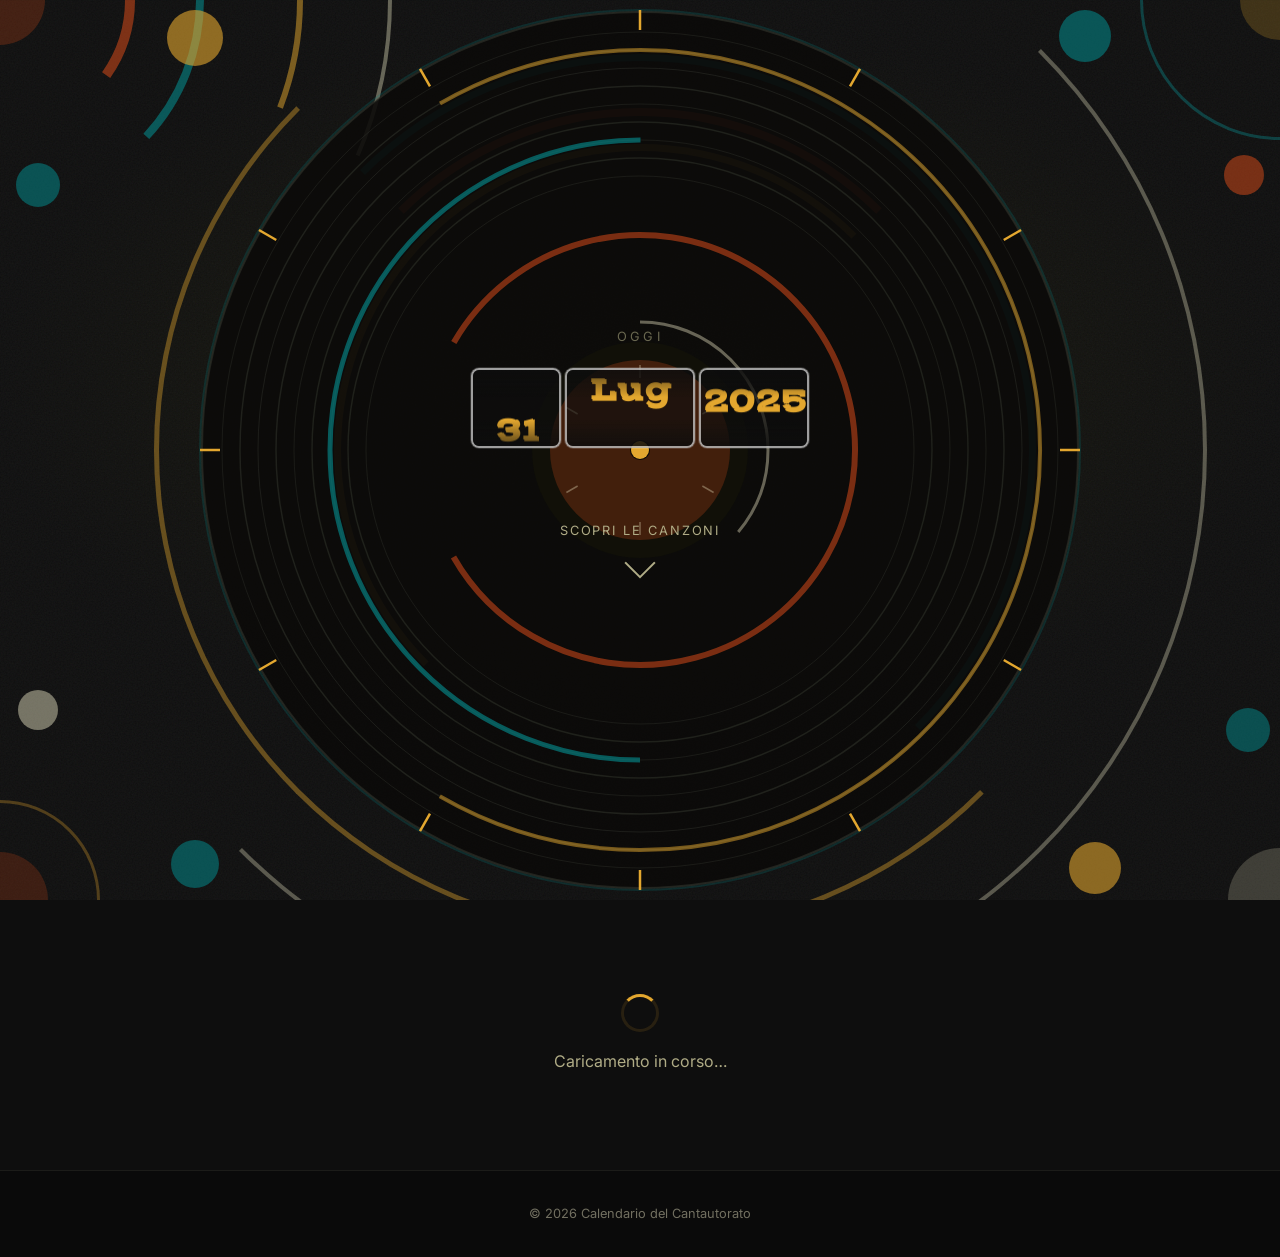
<file: index.html>
<!DOCTYPE html>
<html lang="it">
<head>
  <meta charset="UTF-8">
  <meta name="viewport" content="width=device-width, initial-scale=1.0">
  <title>Calendario del Cantautorato</title>
  <link rel="preconnect" href="https://fonts.googleapis.com">
  <link rel="preconnect" href="https://fonts.gstatic.com" crossorigin>
  <link href="https://fonts.googleapis.com/css2?family=Playfair+Display:ital,wght@0,400;0,700;0,900;1,400&family=Inter:wght@300;400;500;600&display=swap" rel="stylesheet">
  <link rel="stylesheet" href="style.css">
  <link rel="stylesheet" id="seasonal-theme" href="">
  <script>
    (function () {
      var d = new Date(), m = d.getMonth() + 1, g = d.getDate(), s;
      if ((m===3&&g>=20)||m===4||m===5||(m===6&&g<=20))       s = 'primavera';
      else if ((m===6&&g>=21)||m===7||m===8||(m===9&&g<=22))  s = 'estate';
      else if ((m===9&&g>=23)||m===10||m===11||(m===12&&g<=20)) s = 'autunno';
      else                                                      s = 'inverno';
      document.getElementById('seasonal-theme').href = 'theme-' + s + '.css';
    })();
  </script>
</head>
<body>

  <!-- HEADER (appare dopo l'hero) -->
  <header class="site-header" id="site-header" aria-hidden="true">
    <div class="header-inner">
      <a href="index.html" class="header-logo">Calendario del Cantautorato</a>
      <nav class="header-nav" aria-label="Navigazione principale">
        <a href="index.html" class="nav-link nav-link--active">Home</a>
        <a href="visualizzazioni.html" class="nav-link">Visualizzazioni</a>
        <a href="about.html" class="nav-link">Progetto</a>
      </nav>
      <span class="header-date" id="header-date"></span>
    </div>
  </header>

  <!-- HERO: roulette della data -->
  <section class="hero" id="hero">
    <div class="hero-noise" aria-hidden="true"></div>

    <!-- Orbite e angoli di sfondo — dietro al disco -->
    <div class="hero-bg-orbits" aria-hidden="true">

      <!-- Anelli orbitanti con arco parziale -->
      <div class="hbo hbo--1"></div>
      <div class="hbo hbo--2"></div>
      <div class="hbo hbo--3"></div>
      <div class="hbo hbo--4"></div>
      <div class="hbo hbo--5"></div>
      <div class="hbo hbo--6"></div>

      <!-- Angolo in alto a sinistra -->
      <svg class="hcorner hcorner--tl" viewBox="0 0 500 500" xmlns="http://www.w3.org/2000/svg">
        <g class="hcw hcw--a"><circle cx="0" cy="0" r="200" fill="none" stroke="var(--teal)"       stroke-width="8"  stroke-dasharray="150 1100" opacity=".6"/></g>
        <g class="hcw hcw--b"><circle cx="0" cy="0" r="300" fill="none" stroke="var(--mustard)"    stroke-width="6"  stroke-dasharray="110 1780" opacity=".5"/></g>
        <g class="hcw hcw--c"><circle cx="0" cy="0" r="130" fill="none" stroke="var(--orange-red)" stroke-width="10" stroke-dasharray="80  810"  opacity=".55"/></g>
        <g class="hcw hcw--d"><circle cx="0" cy="0" r="390" fill="none" stroke="var(--cream)"      stroke-width="4"  stroke-dasharray="160 2250" opacity=".38"/></g>
        <g class="hcw-tl" style="animation:sd-spin 26s linear infinite reverse">
          <circle cx="195" cy="38"  r="28" fill="var(--mustard)"    fill-opacity=".6"/></g>
        <g class="hcw-tl" style="animation:sd-spin 19s linear infinite">
          <circle cx="38"  cy="185" r="22" fill="var(--teal)"       fill-opacity=".55"/></g>
        <circle cx="0" cy="0" r="45" fill="var(--orange-red)" fill-opacity=".25"/>
      </svg>

      <!-- Angolo in alto a destra -->
      <svg class="hcorner hcorner--tr" viewBox="0 0 500 500" xmlns="http://www.w3.org/2000/svg">
        <g class="hcw hcw--c"><circle cx="500" cy="0" r="220" fill="none" stroke="var(--mustard)"    stroke-width="7"  stroke-dasharray="120 1270" opacity=".55"/></g>
        <g class="hcw hcw--a"><circle cx="500" cy="0" r="320" fill="none" stroke="var(--teal)"       stroke-width="5"  stroke-dasharray="130 1950" opacity=".48"/></g>
        <g class="hcw hcw--d"><circle cx="500" cy="0" r="145" fill="none" stroke="var(--orange-red)" stroke-width="10" stroke-dasharray="70  910"  opacity=".55"/></g>
        <g class="hcw hcw--b"><circle cx="500" cy="0" r="410" fill="none" stroke="var(--cream)"      stroke-width="4"  stroke-dasharray="140 2470" opacity=".36"/></g>
        <g class="hcw-tr" style="animation:sd-spin 22s linear infinite">
          <circle cx="305" cy="36"  r="26" fill="var(--teal)"       fill-opacity=".58"/></g>
        <g class="hcw-tr" style="animation:sd-spin 31s linear infinite reverse">
          <circle cx="464" cy="175" r="20" fill="var(--orange-red)" fill-opacity=".52"/></g>
        <circle cx="500" cy="0" r="40" fill="var(--mustard)" fill-opacity=".22"/>
      </svg>

      <!-- Angolo in basso a sinistra -->
      <svg class="hcorner hcorner--bl" viewBox="0 0 500 500" xmlns="http://www.w3.org/2000/svg">
        <g class="hcw hcw--b"><circle cx="0" cy="500" r="240" fill="none" stroke="var(--orange-red)" stroke-width="7"  stroke-dasharray="140 1460" opacity=".52"/></g>
        <g class="hcw hcw--d"><circle cx="0" cy="500" r="155" fill="none" stroke="var(--cream)"      stroke-width="8"  stroke-dasharray="90  970"  opacity=".45"/></g>
        <g class="hcw hcw--a"><circle cx="0" cy="500" r="350" fill="none" stroke="var(--mustard)"    stroke-width="5"  stroke-dasharray="155 2150" opacity=".48"/></g>
        <g class="hcw hcw--c"><circle cx="0" cy="500" r="100" fill="none" stroke="var(--teal)"       stroke-width="10" stroke-dasharray="60  630"  opacity=".58"/></g>
        <g class="hcw-bl" style="animation:sd-spin 24s linear infinite">
          <circle cx="195" cy="464" r="24" fill="var(--teal)"       fill-opacity=".55"/></g>
        <g class="hcw-bl" style="animation:sd-spin 17s linear infinite reverse">
          <circle cx="38"  cy="310" r="20" fill="var(--cream)"      fill-opacity=".45"/></g>
        <circle cx="0" cy="500" r="48" fill="var(--orange-red)" fill-opacity=".22"/>
      </svg>

      <!-- Angolo in basso a destra -->
      <svg class="hcorner hcorner--br" viewBox="0 0 500 500" xmlns="http://www.w3.org/2000/svg">
        <g class="hcw hcw--d"><circle cx="500" cy="500" r="190" fill="none" stroke="var(--cream)"      stroke-width="7"  stroke-dasharray="110 1200" opacity=".44"/></g>
        <g class="hcw hcw--a"><circle cx="500" cy="500" r="280" fill="none" stroke="var(--orange-red)" stroke-width="5"  stroke-dasharray="130 1710" opacity=".52"/></g>
        <g class="hcw hcw--c"><circle cx="500" cy="500" r="120" fill="none" stroke="var(--mustard)"    stroke-width="10" stroke-dasharray="65  750"  opacity=".58"/></g>
        <g class="hcw hcw--b"><circle cx="500" cy="500" r="380" fill="none" stroke="var(--teal)"       stroke-width="4"  stroke-dasharray="170 2360" opacity=".4"/></g>
        <g class="hcw-br" style="animation:sd-spin 29s linear infinite reverse">
          <circle cx="315" cy="468" r="26" fill="var(--mustard)"    fill-opacity=".58"/></g>
        <g class="hcw-br" style="animation:sd-spin 21s linear infinite">
          <circle cx="468" cy="330" r="22" fill="var(--teal)"       fill-opacity=".52"/></g>
        <circle cx="500" cy="500" r="52" fill="var(--cream)" fill-opacity=".2"/>
      </svg>

    </div>

    <!-- Decorazione geometrica anni 70: archi SVG che si tracciano -->
    <svg class="hero-decor" viewBox="0 0 900 900" xmlns="http://www.w3.org/2000/svg" aria-hidden="true">

      <!-- DISCO VINILE — sta prima degli archi così appare sotto -->
      <g class="hdec-vinyl">
        <g class="hdec-vinyl-spin">
          <!-- corpo del disco: cerchio pieno scuro -->
          <circle cx="450" cy="450" r="438" fill="#0c0b09" fill-opacity=".9"/>
          <!-- bordo esterno -->
          <circle cx="450" cy="450" r="438" fill="none" stroke="var(--dark-olive)" stroke-width="2" opacity=".45"/>
          <!-- solchi (dal bordo verso il centro) -->
          <circle cx="450" cy="450" r="418" fill="none" stroke="var(--dark-olive)" stroke-width="1"   opacity=".3"/>
          <circle cx="450" cy="450" r="400" fill="none" stroke="var(--dark-olive)" stroke-width="1.5" opacity=".4"/>
          <circle cx="450" cy="450" r="382" fill="none" stroke="var(--dark-olive)" stroke-width="1"   opacity=".35"/>
          <circle cx="450" cy="450" r="364" fill="none" stroke="var(--dark-olive)" stroke-width="1.5" opacity=".4"/>
          <circle cx="450" cy="450" r="346" fill="none" stroke="var(--dark-olive)" stroke-width="1"   opacity=".3"/>
          <circle cx="450" cy="450" r="328" fill="none" stroke="var(--dark-olive)" stroke-width="1.5" opacity=".38"/>
          <circle cx="450" cy="450" r="310" fill="none" stroke="var(--dark-olive)" stroke-width="1"   opacity=".3"/>
          <circle cx="450" cy="450" r="292" fill="none" stroke="var(--dark-olive)" stroke-width="1.5" opacity=".38"/>
          <circle cx="450" cy="450" r="274" fill="none" stroke="var(--dark-olive)" stroke-width="1"   opacity=".3"/>
          <!-- zona liscia dell'etichetta -->
          <circle cx="450" cy="450" r="108" fill="#111109" fill-opacity=".95"/>
          <!-- buco centrale -->
          <circle cx="450" cy="450" r="10"  fill="#0c0b09"/>
        </g>
      </g>

      <!-- ARCHI — ruotano sopra il disco -->
      <!-- cerchio-guida esterno, sottilissimo -->
      <g class="hdec-arc-wrap hdec-arc-wrap--5">
        <circle cx="450" cy="450" r="440" class="hdec-arc hdec-arc--5"/>
      </g>
      <!-- arco grande mustard 240° -->
      <g class="hdec-arc-wrap hdec-arc-wrap--1">
        <circle cx="450" cy="450" r="400" class="hdec-arc hdec-arc--1" transform="rotate(-120, 450, 450)"/>
      </g>
      <!-- semicerchio teal 180° -->
      <g class="hdec-arc-wrap hdec-arc-wrap--2">
        <circle cx="450" cy="450" r="310" class="hdec-arc hdec-arc--2" transform="rotate(90, 450, 450)"/>
      </g>
      <!-- arco orange-red 300° -->
      <g class="hdec-arc-wrap hdec-arc-wrap--3">
        <circle cx="450" cy="450" r="215" class="hdec-arc hdec-arc--3" transform="rotate(-150, 450, 450)"/>
      </g>
      <!-- arco cream 130° piccolo -->
      <g class="hdec-arc-wrap hdec-arc-wrap--4">
        <circle cx="450" cy="450" r="128" class="hdec-arc hdec-arc--4" transform="rotate(-90, 450, 450)"/>
      </g>

      <!-- Etichetta centrale — statica, sopra tutto -->
      <g class="hdec-vinyl-label">
        <circle cx="450" cy="450" r="90" fill="var(--orange-red)" opacity=".25"/>
        <line x1="450" y1="365" x2="450" y2="378" stroke="var(--cream)" stroke-width="1.5" opacity=".35"/>
        <line x1="450" y1="365" x2="450" y2="378" stroke="var(--cream)" stroke-width="1.5" opacity=".35" transform="rotate(60  450 450)"/>
        <line x1="450" y1="365" x2="450" y2="378" stroke="var(--cream)" stroke-width="1.5" opacity=".35" transform="rotate(120 450 450)"/>
        <line x1="450" y1="365" x2="450" y2="378" stroke="var(--cream)" stroke-width="1.5" opacity=".35" transform="rotate(180 450 450)"/>
        <line x1="450" y1="365" x2="450" y2="378" stroke="var(--cream)" stroke-width="1.5" opacity=".35" transform="rotate(240 450 450)"/>
        <line x1="450" y1="365" x2="450" y2="378" stroke="var(--cream)" stroke-width="1.5" opacity=".35" transform="rotate(300 450 450)"/>
        <circle cx="450" cy="450" r="10" fill="#0c0b09"/>
      </g>

      <!-- tacche/raggi radiali (12 × 30°) sull'anello esterno -->
      <g class="hdec-spoke">
        <line x1="450" y1="10"  x2="450" y2="30"/>
        <line x1="450" y1="10"  x2="450" y2="30" transform="rotate(30  450 450)"/>
        <line x1="450" y1="10"  x2="450" y2="30" transform="rotate(60  450 450)"/>
        <line x1="450" y1="10"  x2="450" y2="30" transform="rotate(90  450 450)"/>
        <line x1="450" y1="10"  x2="450" y2="30" transform="rotate(120 450 450)"/>
        <line x1="450" y1="10"  x2="450" y2="30" transform="rotate(150 450 450)"/>
        <line x1="450" y1="10"  x2="450" y2="30" transform="rotate(180 450 450)"/>
        <line x1="450" y1="10"  x2="450" y2="30" transform="rotate(210 450 450)"/>
        <line x1="450" y1="10"  x2="450" y2="30" transform="rotate(240 450 450)"/>
        <line x1="450" y1="10"  x2="450" y2="30" transform="rotate(270 450 450)"/>
        <line x1="450" y1="10"  x2="450" y2="30" transform="rotate(300 450 450)"/>
        <line x1="450" y1="10"  x2="450" y2="30" transform="rotate(330 450 450)"/>
      </g>
      <!-- punto centrale -->
      <circle cx="450" cy="450" r="9" class="hdec-center"/>
    </svg>
    <div class="hero-content">
      <p class="hero-eyebrow">Oggi</p>
      <div class="roulette-wrap" id="roulette-wrap" aria-label="Data corrente animata">
        <div class="roulette-slot" id="slot-day" aria-label="Giorno">
          <div class="slot-mask slot-mask--top" aria-hidden="true"></div>
          <div class="roulette-track" id="track-day"></div>
          <div class="slot-mask slot-mask--bottom" aria-hidden="true"></div>
        </div>
        <div class="roulette-slot roulette-slot--month" id="slot-month" aria-label="Mese">
          <div class="slot-mask slot-mask--top" aria-hidden="true"></div>
          <div class="roulette-track" id="track-month"></div>
          <div class="slot-mask slot-mask--bottom" aria-hidden="true"></div>
        </div>
        <div class="roulette-slot roulette-slot--year" id="slot-year" aria-label="Anno">
          <div class="slot-mask slot-mask--top" aria-hidden="true"></div>
          <div class="roulette-track" id="track-year"></div>
          <div class="slot-mask slot-mask--bottom" aria-hidden="true"></div>
        </div>
      </div>
      <a href="#songs-container" class="hero-cta" aria-label="Scopri le canzoni di oggi">
        <span>Scopri le canzoni</span>
        <span class="cta-arrow" aria-hidden="true"></span>
      </a>
    </div>
  </section>

  <!-- CANZONI generate dinamicamente -->
  <main id="songs-container" aria-live="polite">

    <div class="loading-state" id="loading-indicator" role="status">
      <div class="spinner" aria-hidden="true"></div>
      <p>Caricamento in corso…</p>
    </div>

  </main>

  <!-- FALLBACK: nessuna canzone per oggi -->
  <div class="empty-state hidden" id="no-songs" role="status">
    <div class="empty-state__icon" aria-hidden="true">♩</div>
    <h2 class="empty-state__title">Nessuna canzone per oggi</h2>
    <p class="empty-state__desc">
      Il calendario non contiene canzoni per questa data.<br>
      Torna a trovarci domani.
    </p>
  </div>

  <!-- FOOTER -->
  <footer class="site-footer">
    <p>© 2026 Calendario del Cantautorato</p>
  </footer>

  <script src="js/roulette.js"></script>
  <script src="js/player.js"></script>
  <script src="js/scroll.js"></script>
  <script src="js/app.js"></script>
</body>
</html>
</file>
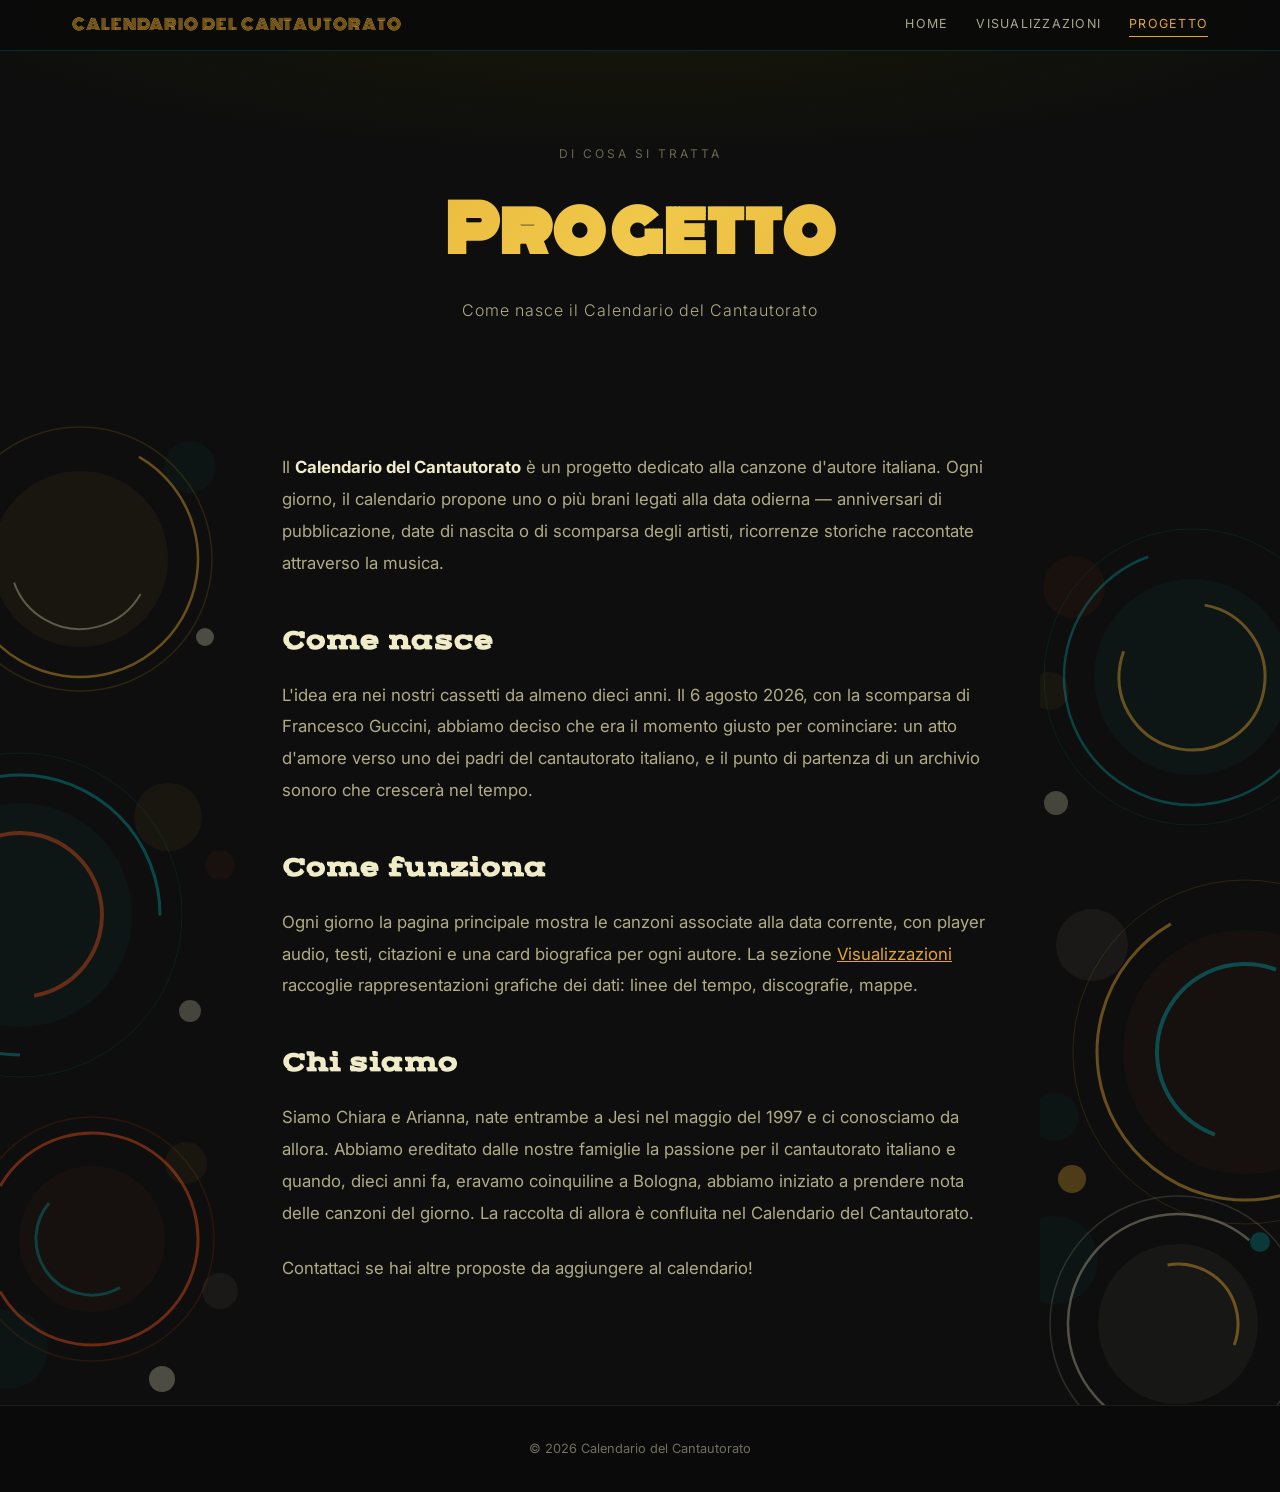
<file: about.html>
<!DOCTYPE html>
<html lang="it">
<head>
  <meta charset="UTF-8">
  <meta name="viewport" content="width=device-width, initial-scale=1.0">
  <title>Progetto — Calendario del Cantautorato</title>
  <link rel="preconnect" href="https://fonts.googleapis.com">
  <link rel="preconnect" href="https://fonts.gstatic.com" crossorigin>
  <link href="https://fonts.googleapis.com/css2?family=Playfair+Display:ital,wght@0,400;0,700;0,900;1,400&family=Inter:wght@300;400;500;600&display=swap" rel="stylesheet">
  <link rel="stylesheet" href="style.css">
</head>
<body>

  <!-- HEADER sempre visibile nelle pagine secondarie -->
  <header class="site-header site-header--static" id="site-header">
    <div class="header-inner">
      <a href="index.html" class="header-logo">Calendario del Cantautorato</a>
      <nav class="header-nav" aria-label="Navigazione principale">
        <a href="index.html" class="nav-link">Home</a>
        <a href="visualizzazioni.html" class="nav-link">Visualizzazioni</a>
        <a href="about.html" class="nav-link nav-link--active">Progetto</a>
      </nav>
    </div>
  </header>

  <!-- HERO compatto -->
  <section class="page-hero" aria-label="Intestazione pagina">

    <p class="page-hero__eyebrow">Di cosa si tratta</p>
    <h1 class="page-hero__title">Progetto</h1>
    <p class="page-hero__sub">Come nasce il Calendario del Cantautorato</p>
  </section>

  <!-- CONTENUTO -->
  <main>

    <!-- Decorazione laterale sinistra -->
    <div class="side-decor side-decor--left" aria-hidden="true">

      <!-- Cluster L1 — mustard/cream -->
      <svg class="sd-node" style="top:3%; animation-delay:.2s" viewBox="0 0 240 320" xmlns="http://www.w3.org/2000/svg">
        <circle cx="80" cy="140" r="88"  class="sd-fill sd-fill--mu"/>
        <circle cx="80" cy="140" r="132" class="sd-ring" stroke="var(--mustard)" stroke-width="1.5"/>
        <g class="sd-wrap sd-wrap--a">
          <circle cx="80" cy="140" r="118" class="sd-arc" stroke="var(--mustard)" stroke-width="2.5" stroke-dasharray="494 247" transform="rotate(-60,80,140)" opacity=".42"/>
        </g>
        <g class="sd-wrap sd-wrap--b">
          <circle cx="80" cy="140" r="70"  class="sd-arc" stroke="var(--cream)"   stroke-width="2"   stroke-dasharray="159 281" transform="rotate(30,80,140)"  opacity=".32"/>
        </g>
        <circle cx="190" cy="48"  r="26" class="sd-fill sd-fill--ac" fill="var(--teal)"/>
        <circle cx="205" cy="218" r="9"  fill="var(--cream)" opacity=".28"/>
      </svg>

      <!-- Cluster L2 — teal/orange-red -->
      <svg class="sd-node" style="top:37%; animation-delay:.5s" viewBox="0 0 240 320" xmlns="http://www.w3.org/2000/svg">
        <circle cx="20"  cy="150" r="112" class="sd-fill sd-fill--tl"/>
        <circle cx="20"  cy="150" r="162" class="sd-ring" stroke="var(--teal)" stroke-width="1"/>
        <g class="sd-wrap sd-wrap--c">
          <circle cx="20"  cy="150" r="140" class="sd-arc" stroke="var(--teal)"       stroke-width="3"   stroke-dasharray="660 220" transform="rotate(90,20,150)"   opacity=".48"/>
        </g>
        <g class="sd-wrap sd-wrap--d">
          <circle cx="20"  cy="150" r="82"  class="sd-arc" stroke="var(--orange-red)" stroke-width="4"   stroke-dasharray="286 229" transform="rotate(-120,20,150)" opacity=".44"/>
        </g>
        <circle cx="168" cy="52"  r="34" class="sd-fill sd-fill--ac" fill="var(--mustard)"/>
        <circle cx="190" cy="246" r="11" fill="var(--cream)" opacity=".25"/>
        <circle cx="220" cy="100" r="15" class="sd-fill sd-fill--ac" fill="var(--orange-red)"/>
      </svg>

      <!-- Cluster L3 — orange-red/teal + nuclei multipli -->
      <svg class="sd-node" style="top:72%; animation-delay:.8s" viewBox="0 0 240 320" xmlns="http://www.w3.org/2000/svg">
        <circle cx="92"  cy="118" r="73"  class="sd-fill sd-fill--or"/>
        <circle cx="8"   cy="228" r="40"  class="sd-fill sd-fill--ac" fill="var(--teal)"/>
        <circle cx="186" cy="42"  r="21"  class="sd-fill sd-fill--ac" fill="var(--mustard)"/>
        <circle cx="92"  cy="118" r="122" class="sd-ring" stroke="var(--orange-red)" stroke-width="1.5"/>
        <g class="sd-wrap sd-wrap--e">
          <circle cx="92"  cy="118" r="106" class="sd-arc" stroke="var(--orange-red)" stroke-width="3" stroke-dasharray="555 111" transform="rotate(-150,92,118)" opacity=".46"/>
        </g>
        <g class="sd-wrap sd-wrap--f">
          <circle cx="92"  cy="118" r="56"  class="sd-arc" stroke="var(--teal)"       stroke-width="3" stroke-dasharray="156 196" transform="rotate(60,92,118)"   opacity=".4"/>
        </g>
        <circle cx="162" cy="258" r="13" fill="var(--cream)" opacity=".28"/>
        <circle cx="220" cy="170" r="18" class="sd-fill sd-fill--ac" fill="var(--cream)"/>
      </svg>

    </div>

    <!-- Decorazione laterale destra -->
    <div class="side-decor side-decor--right" aria-hidden="true">

      <!-- Cluster R1 — teal/mustard -->
      <svg class="sd-node" style="top:16%; animation-delay:.3s" viewBox="0 0 240 320" xmlns="http://www.w3.org/2000/svg">
        <circle cx="152" cy="126" r="98"  class="sd-fill sd-fill--tl"/>
        <circle cx="152" cy="126" r="148" class="sd-ring" stroke="var(--teal)" stroke-width="1"/>
        <g class="sd-wrap sd-wrap--b">
          <circle cx="152" cy="126" r="128" class="sd-arc" stroke="var(--teal)"    stroke-width="2.5" stroke-dasharray="469 335" transform="rotate(40,152,126)"  opacity=".44"/>
        </g>
        <g class="sd-wrap sd-wrap--a">
          <circle cx="152" cy="126" r="73"  class="sd-arc" stroke="var(--mustard)" stroke-width="3"   stroke-dasharray="357 102" transform="rotate(-80,152,126)" opacity=".42"/>
        </g>
        <circle cx="34"  cy="36"  r="31" class="sd-fill sd-fill--ac" fill="var(--orange-red)"/>
        <circle cx="16"  cy="252" r="12" fill="var(--cream)" opacity=".25"/>
        <circle cx="10"  cy="140" r="19" class="sd-fill sd-fill--ac" fill="var(--mustard)"/>
      </svg>

      <!-- Cluster R2 — mustard/orange-red + nuclei multipli -->
      <svg class="sd-node" style="top:50%; animation-delay:.6s" viewBox="0 0 240 320" xmlns="http://www.w3.org/2000/svg">
        <circle cx="205" cy="155" r="122" class="sd-fill sd-fill--or"/>
        <circle cx="52"  cy="48"  r="36"  class="sd-fill sd-fill--ac" fill="var(--cream)"/>
        <circle cx="15"  cy="220" r="24"  class="sd-fill sd-fill--ac" fill="var(--teal)"/>
        <circle cx="205" cy="155" r="172" class="sd-ring" stroke="var(--mustard)" stroke-width="1"/>
        <g class="sd-wrap sd-wrap--c">
          <circle cx="205" cy="155" r="148" class="sd-arc" stroke="var(--mustard)" stroke-width="3"   stroke-dasharray="697 233" transform="rotate(-30,205,155)"  opacity=".42"/>
        </g>
        <g class="sd-wrap sd-wrap--d">
          <circle cx="205" cy="155" r="88"  class="sd-arc" stroke="var(--teal)"    stroke-width="4"   stroke-dasharray="277 277" transform="rotate(110,205,155)"  opacity=".5"/>
        </g>
        <circle cx="32"  cy="282" r="14" fill="var(--mustard)" opacity=".3"/>
      </svg>

      <!-- Cluster R3 — cream/mustard -->
      <svg class="sd-node" style="top:78%; animation-delay:.9s" viewBox="0 0 240 320" xmlns="http://www.w3.org/2000/svg">
        <circle cx="138" cy="142" r="80"  class="sd-fill sd-fill--cr"/>
        <circle cx="14"  cy="78"  r="44"  class="sd-fill sd-fill--ac" fill="var(--teal)"/>
        <circle cx="4"   cy="252" r="28"  class="sd-fill sd-fill--ac" fill="var(--orange-red)"/>
        <circle cx="138" cy="142" r="128" class="sd-ring" stroke="var(--cream)" stroke-width="1.5"/>
        <g class="sd-wrap sd-wrap--e">
          <circle cx="138" cy="142" r="110" class="sd-arc" stroke="var(--cream)"   stroke-width="2.5" stroke-dasharray="461 230" transform="rotate(70,138,142)"   opacity=".3"/>
        </g>
        <g class="sd-wrap sd-wrap--f">
          <circle cx="138" cy="142" r="60"  class="sd-arc" stroke="var(--mustard)" stroke-width="3"   stroke-dasharray="126 251" transform="rotate(-100,138,142)" opacity=".42"/>
        </g>
        <circle cx="212" cy="260" r="16" fill="var(--mustard)" opacity=".3"/>
        <circle cx="220" cy="60"  r="10" fill="var(--teal)"    opacity=".35"/>
      </svg>

    </div>

    <div class="about-section">

      <p>
        Il <strong style="color:var(--text)">Calendario del Cantautorato</strong> è un progetto dedicato alla canzone d'autore italiana.
        Ogni giorno, il calendario propone uno o più brani legati alla data odierna —
        anniversari di pubblicazione, date di nascita o di scomparsa degli artisti,
        ricorrenze storiche raccontate attraverso la musica.
      </p>

      <h2>Come nasce</h2>
      <p>
        L'idea era nei nostri cassetti da almeno dieci anni.
        Il 6 agosto 2026, con la scomparsa di Francesco Guccini, abbiamo deciso che era il momento giusto
        per cominciare: un atto d'amore verso uno dei padri del cantautorato italiano,
        e il punto di partenza di un archivio sonoro che crescerà nel tempo.
      </p>

      <h2>Come funziona</h2>
      <p>
        Ogni giorno la pagina principale mostra le canzoni associate alla data corrente,
        con player audio, testi, citazioni e una card biografica per ogni autore.
        La sezione <a href="visualizzazioni.html" style="color:var(--gold)">Visualizzazioni</a>
        raccoglie rappresentazioni grafiche dei dati: linee del tempo, discografie, mappe.
      </p>

      <h2>Chi siamo</h2>
      <p>
        Siamo Chiara e Arianna, nate entrambe a Jesi nel maggio del 1997 e ci conosciamo
        da allora. Abbiamo ereditato dalle nostre famiglie la passione per il cantautorato
        italiano e quando, dieci anni fa, eravamo coinquiline a Bologna, abbiamo iniziato
        a prendere nota delle canzoni del giorno. La raccolta di allora è confluita nel
        Calendario del Cantautorato.
      </p>
      <p>
        Contattaci se hai altre proposte da aggiungere al calendario!
      </p>

    </div>
  </main>

  <!-- FOOTER -->
  <footer class="site-footer">
    <p>© 2026 Calendario del Cantautorato</p>
  </footer>

</body>
</html>
</file>
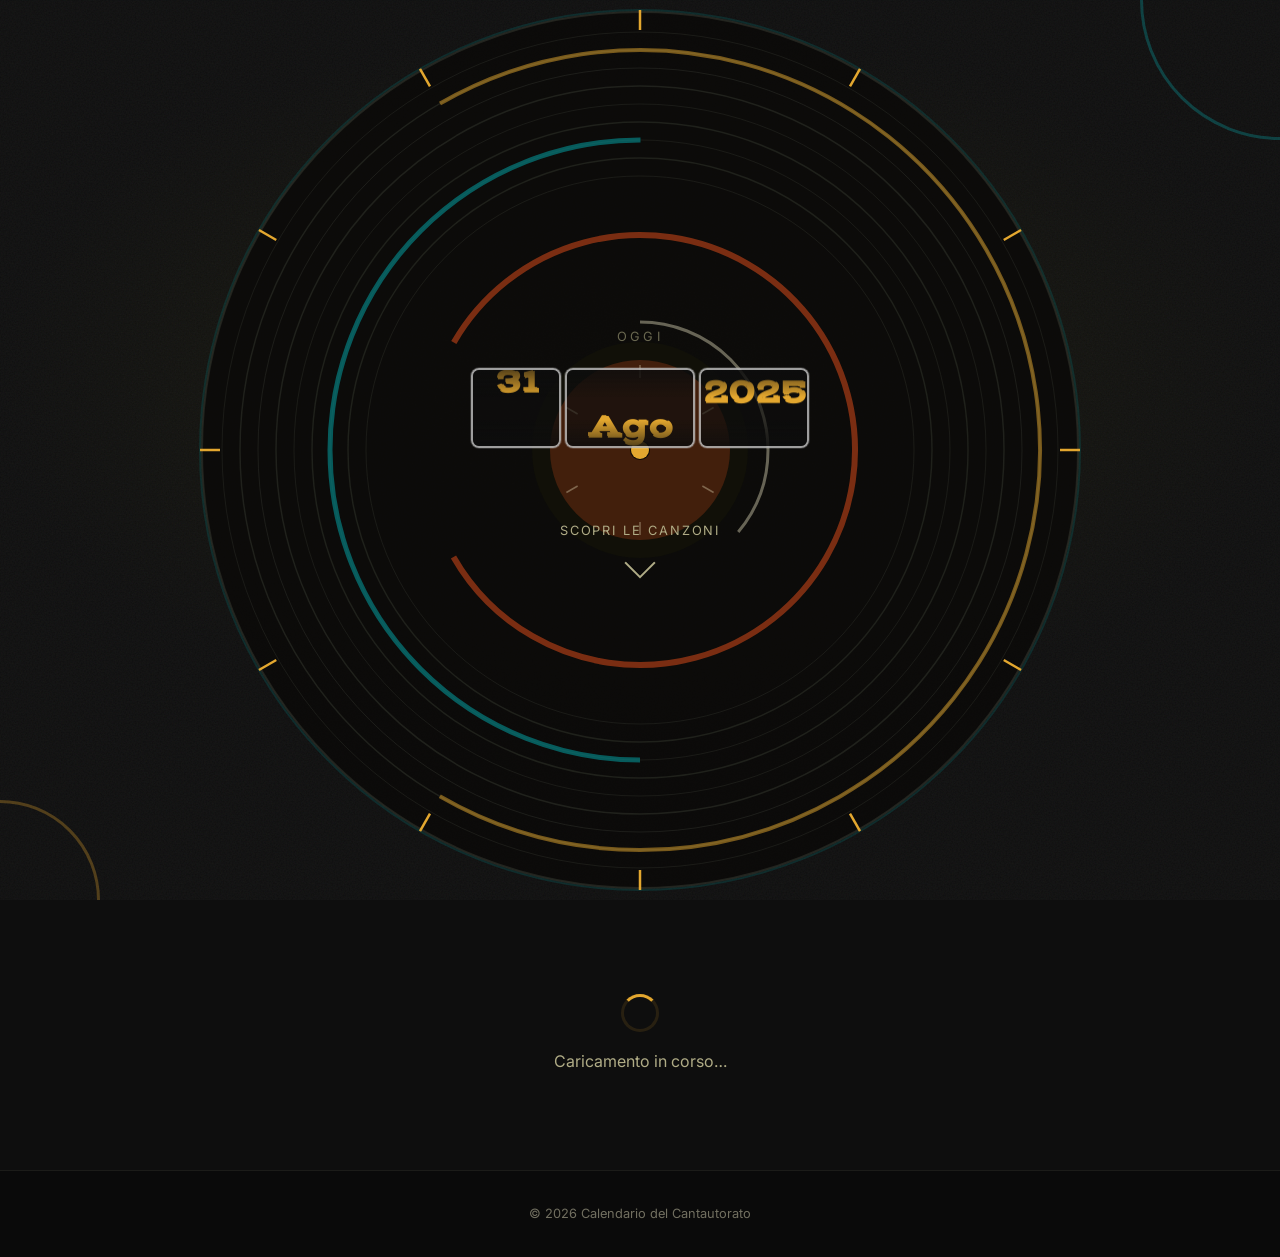
<file: test-autunno.html>
<!DOCTYPE html>
<html lang="it">
<head>
  <meta charset="UTF-8">
  <meta name="viewport" content="width=device-width, initial-scale=1.0">
  <title>TEST AUTUNNO — Calendario del Cantautorato</title>
  <link rel="preconnect" href="https://fonts.googleapis.com">
  <link rel="preconnect" href="https://fonts.gstatic.com" crossorigin>
  <link href="https://fonts.googleapis.com/css2?family=Playfair+Display:ital,wght@0,400;0,700;0,900;1,400&family=Inter:wght@300;400;500;600&display=swap" rel="stylesheet">
  <link rel="stylesheet" href="style.css">
  <link rel="stylesheet" href="theme-autunno.css">
</head>
<body>

  <!-- HEADER (appare dopo l'hero) -->
  <header class="site-header" id="site-header" aria-hidden="true">
    <div class="header-inner">
      <a href="index.html" class="header-logo">Calendario del Cantautorato</a>
      <nav class="header-nav" aria-label="Navigazione principale">
        <a href="index.html" class="nav-link nav-link--active">Home</a>
        <a href="visualizzazioni.html" class="nav-link">Visualizzazioni</a>
        <a href="about.html" class="nav-link">Progetto</a>
      </nav>
      <span class="header-date" id="header-date"></span>
    </div>
  </header>

  <!-- HERO: roulette della data -->
  <section class="hero" id="hero">
    <div class="hero-noise" aria-hidden="true"></div>

    <!-- Decorazione geometrica anni 70: archi SVG che si tracciano -->
    <svg class="hero-decor" viewBox="0 0 900 900" xmlns="http://www.w3.org/2000/svg" aria-hidden="true">

      <!-- DISCO VINILE — sta prima degli archi così appare sotto -->
      <g class="hdec-vinyl">
        <g class="hdec-vinyl-spin">
          <!-- corpo del disco: cerchio pieno scuro -->
          <circle cx="450" cy="450" r="438" fill="#0c0b09" fill-opacity=".9"/>
          <!-- bordo esterno -->
          <circle cx="450" cy="450" r="438" fill="none" stroke="var(--dark-olive)" stroke-width="2" opacity=".45"/>
          <!-- solchi (dal bordo verso il centro) -->
          <circle cx="450" cy="450" r="418" fill="none" stroke="var(--dark-olive)" stroke-width="1"   opacity=".3"/>
          <circle cx="450" cy="450" r="400" fill="none" stroke="var(--dark-olive)" stroke-width="1.5" opacity=".4"/>
          <circle cx="450" cy="450" r="382" fill="none" stroke="var(--dark-olive)" stroke-width="1"   opacity=".35"/>
          <circle cx="450" cy="450" r="364" fill="none" stroke="var(--dark-olive)" stroke-width="1.5" opacity=".4"/>
          <circle cx="450" cy="450" r="346" fill="none" stroke="var(--dark-olive)" stroke-width="1"   opacity=".3"/>
          <circle cx="450" cy="450" r="328" fill="none" stroke="var(--dark-olive)" stroke-width="1.5" opacity=".38"/>
          <circle cx="450" cy="450" r="310" fill="none" stroke="var(--dark-olive)" stroke-width="1"   opacity=".3"/>
          <circle cx="450" cy="450" r="292" fill="none" stroke="var(--dark-olive)" stroke-width="1.5" opacity=".38"/>
          <circle cx="450" cy="450" r="274" fill="none" stroke="var(--dark-olive)" stroke-width="1"   opacity=".3"/>
          <!-- zona liscia dell'etichetta -->
          <circle cx="450" cy="450" r="108" fill="#111109" fill-opacity=".95"/>
          <!-- buco centrale -->
          <circle cx="450" cy="450" r="10"  fill="#0c0b09"/>
        </g>
      </g>

      <!-- ARCHI — ruotano sopra il disco -->
      <!-- cerchio-guida esterno, sottilissimo -->
      <g class="hdec-arc-wrap hdec-arc-wrap--5">
        <circle cx="450" cy="450" r="440" class="hdec-arc hdec-arc--5"/>
      </g>
      <!-- arco grande mustard 240° -->
      <g class="hdec-arc-wrap hdec-arc-wrap--1">
        <circle cx="450" cy="450" r="400" class="hdec-arc hdec-arc--1" transform="rotate(-120, 450, 450)"/>
      </g>
      <!-- semicerchio teal 180° -->
      <g class="hdec-arc-wrap hdec-arc-wrap--2">
        <circle cx="450" cy="450" r="310" class="hdec-arc hdec-arc--2" transform="rotate(90, 450, 450)"/>
      </g>
      <!-- arco orange-red 300° -->
      <g class="hdec-arc-wrap hdec-arc-wrap--3">
        <circle cx="450" cy="450" r="215" class="hdec-arc hdec-arc--3" transform="rotate(-150, 450, 450)"/>
      </g>
      <!-- arco cream 130° piccolo -->
      <g class="hdec-arc-wrap hdec-arc-wrap--4">
        <circle cx="450" cy="450" r="128" class="hdec-arc hdec-arc--4" transform="rotate(-90, 450, 450)"/>
      </g>

      <!-- Etichetta centrale — statica, sopra tutto -->
      <g class="hdec-vinyl-label">
        <circle cx="450" cy="450" r="90" fill="var(--orange-red)" opacity=".25"/>
        <line x1="450" y1="365" x2="450" y2="378" stroke="var(--cream)" stroke-width="1.5" opacity=".35"/>
        <line x1="450" y1="365" x2="450" y2="378" stroke="var(--cream)" stroke-width="1.5" opacity=".35" transform="rotate(60  450 450)"/>
        <line x1="450" y1="365" x2="450" y2="378" stroke="var(--cream)" stroke-width="1.5" opacity=".35" transform="rotate(120 450 450)"/>
        <line x1="450" y1="365" x2="450" y2="378" stroke="var(--cream)" stroke-width="1.5" opacity=".35" transform="rotate(180 450 450)"/>
        <line x1="450" y1="365" x2="450" y2="378" stroke="var(--cream)" stroke-width="1.5" opacity=".35" transform="rotate(240 450 450)"/>
        <line x1="450" y1="365" x2="450" y2="378" stroke="var(--cream)" stroke-width="1.5" opacity=".35" transform="rotate(300 450 450)"/>
        <circle cx="450" cy="450" r="10" fill="#0c0b09"/>
      </g>

      <!-- tacche/raggi radiali (12 × 30°) sull'anello esterno -->
      <g class="hdec-spoke">
        <line x1="450" y1="10"  x2="450" y2="30"/>
        <line x1="450" y1="10"  x2="450" y2="30" transform="rotate(30  450 450)"/>
        <line x1="450" y1="10"  x2="450" y2="30" transform="rotate(60  450 450)"/>
        <line x1="450" y1="10"  x2="450" y2="30" transform="rotate(90  450 450)"/>
        <line x1="450" y1="10"  x2="450" y2="30" transform="rotate(120 450 450)"/>
        <line x1="450" y1="10"  x2="450" y2="30" transform="rotate(150 450 450)"/>
        <line x1="450" y1="10"  x2="450" y2="30" transform="rotate(180 450 450)"/>
        <line x1="450" y1="10"  x2="450" y2="30" transform="rotate(210 450 450)"/>
        <line x1="450" y1="10"  x2="450" y2="30" transform="rotate(240 450 450)"/>
        <line x1="450" y1="10"  x2="450" y2="30" transform="rotate(270 450 450)"/>
        <line x1="450" y1="10"  x2="450" y2="30" transform="rotate(300 450 450)"/>
        <line x1="450" y1="10"  x2="450" y2="30" transform="rotate(330 450 450)"/>
      </g>
      <!-- punto centrale -->
      <circle cx="450" cy="450" r="9" class="hdec-center"/>
    </svg>
    <div class="hero-content">
      <p class="hero-eyebrow">Oggi</p>
      <div class="roulette-wrap" id="roulette-wrap" aria-label="Data corrente animata">
        <div class="roulette-slot" id="slot-day" aria-label="Giorno">
          <div class="slot-mask slot-mask--top" aria-hidden="true"></div>
          <div class="roulette-track" id="track-day"></div>
          <div class="slot-mask slot-mask--bottom" aria-hidden="true"></div>
        </div>
        <div class="roulette-slot roulette-slot--month" id="slot-month" aria-label="Mese">
          <div class="slot-mask slot-mask--top" aria-hidden="true"></div>
          <div class="roulette-track" id="track-month"></div>
          <div class="slot-mask slot-mask--bottom" aria-hidden="true"></div>
        </div>
        <div class="roulette-slot roulette-slot--year" id="slot-year" aria-label="Anno">
          <div class="slot-mask slot-mask--top" aria-hidden="true"></div>
          <div class="roulette-track" id="track-year"></div>
          <div class="slot-mask slot-mask--bottom" aria-hidden="true"></div>
        </div>
      </div>
      <a href="#songs-container" class="hero-cta" aria-label="Scopri le canzoni di oggi">
        <span>Scopri le canzoni</span>
        <span class="cta-arrow" aria-hidden="true"></span>
      </a>
    </div>
  </section>

  <!-- CANZONI generate dinamicamente -->
  <main id="songs-container" aria-live="polite">
    <div class="loading-state" id="loading-indicator" role="status">
      <div class="spinner" aria-hidden="true"></div>
      <p>Caricamento in corso…</p>
    </div>
  </main>

  <!-- FALLBACK: nessuna canzone per oggi -->
  <div class="empty-state hidden" id="no-songs" role="status">
    <div class="empty-state__icon" aria-hidden="true">♩</div>
    <h2 class="empty-state__title">Nessuna canzone per oggi</h2>
    <p class="empty-state__desc">
      Il calendario non contiene canzoni per questa data.<br>
      Torna a trovarci domani.
    </p>
  </div>

  <!-- FOOTER -->
  <footer class="site-footer">
    <p>© 2026 Calendario del Cantautorato</p>
  </footer>

  <script src="js/roulette.js"></script>
  <script src="js/player.js"></script>
  <script src="js/scroll.js"></script>
  <script src="js/app.js"></script>
</body>
</html>
</file>
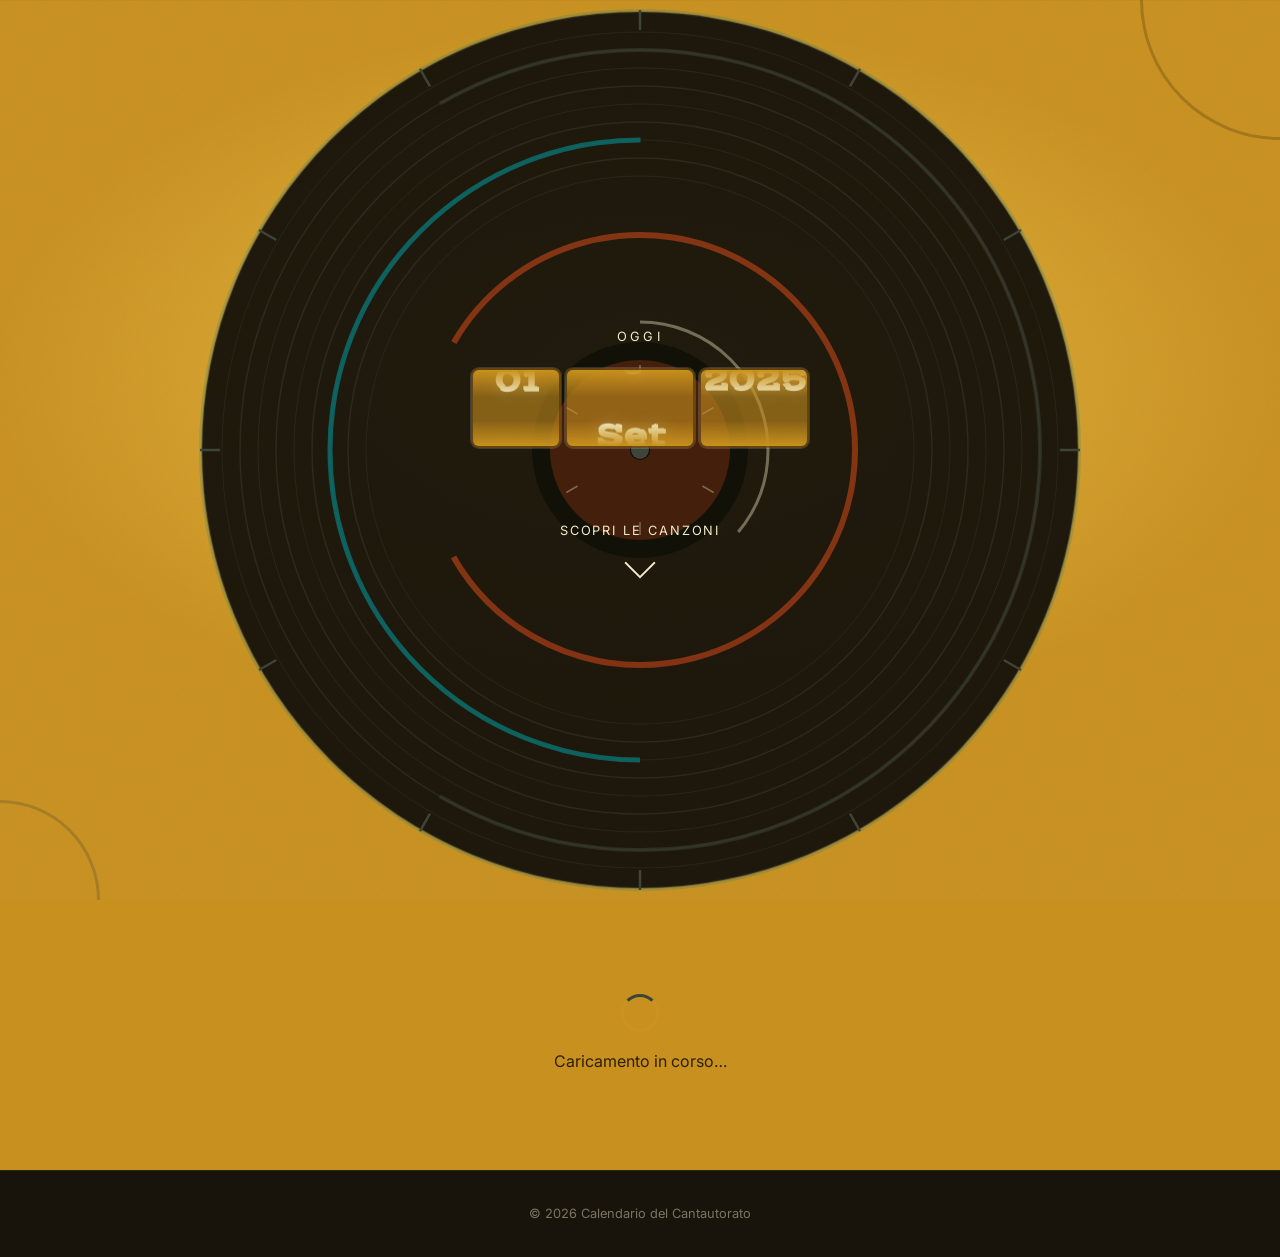
<file: test-estate.html>
<!DOCTYPE html>
<html lang="it">
<head>
  <meta charset="UTF-8">
  <meta name="viewport" content="width=device-width, initial-scale=1.0">
  <title>TEST ESTATE — Calendario del Cantautorato</title>
  <link rel="preconnect" href="https://fonts.googleapis.com">
  <link rel="preconnect" href="https://fonts.gstatic.com" crossorigin>
  <link href="https://fonts.googleapis.com/css2?family=Playfair+Display:ital,wght@0,400;0,700;0,900;1,400&family=Inter:wght@300;400;500;600&display=swap" rel="stylesheet">
  <link rel="stylesheet" href="style.css">
  <link rel="stylesheet" href="theme-estate.css">
</head>
<body>

  <!-- HEADER (appare dopo l'hero) -->
  <header class="site-header" id="site-header" aria-hidden="true">
    <div class="header-inner">
      <a href="index.html" class="header-logo">Calendario del Cantautorato</a>
      <nav class="header-nav" aria-label="Navigazione principale">
        <a href="index.html" class="nav-link nav-link--active">Home</a>
        <a href="visualizzazioni.html" class="nav-link">Visualizzazioni</a>
        <a href="about.html" class="nav-link">Progetto</a>
      </nav>
      <span class="header-date" id="header-date"></span>
    </div>
  </header>

  <!-- HERO: roulette della data -->
  <section class="hero" id="hero">
    <div class="hero-noise" aria-hidden="true"></div>

    <!-- Decorazione geometrica anni 70: archi SVG che si tracciano -->
    <svg class="hero-decor" viewBox="0 0 900 900" xmlns="http://www.w3.org/2000/svg" aria-hidden="true">

      <!-- DISCO VINILE — sta prima degli archi così appare sotto -->
      <g class="hdec-vinyl">
        <g class="hdec-vinyl-spin">
          <!-- corpo del disco: cerchio pieno scuro -->
          <circle cx="450" cy="450" r="438" fill="#0c0b09" fill-opacity=".9"/>
          <!-- bordo esterno -->
          <circle cx="450" cy="450" r="438" fill="none" stroke="var(--dark-olive)" stroke-width="2" opacity=".45"/>
          <!-- solchi (dal bordo verso il centro) -->
          <circle cx="450" cy="450" r="418" fill="none" stroke="var(--dark-olive)" stroke-width="1"   opacity=".3"/>
          <circle cx="450" cy="450" r="400" fill="none" stroke="var(--dark-olive)" stroke-width="1.5" opacity=".4"/>
          <circle cx="450" cy="450" r="382" fill="none" stroke="var(--dark-olive)" stroke-width="1"   opacity=".35"/>
          <circle cx="450" cy="450" r="364" fill="none" stroke="var(--dark-olive)" stroke-width="1.5" opacity=".4"/>
          <circle cx="450" cy="450" r="346" fill="none" stroke="var(--dark-olive)" stroke-width="1"   opacity=".3"/>
          <circle cx="450" cy="450" r="328" fill="none" stroke="var(--dark-olive)" stroke-width="1.5" opacity=".38"/>
          <circle cx="450" cy="450" r="310" fill="none" stroke="var(--dark-olive)" stroke-width="1"   opacity=".3"/>
          <circle cx="450" cy="450" r="292" fill="none" stroke="var(--dark-olive)" stroke-width="1.5" opacity=".38"/>
          <circle cx="450" cy="450" r="274" fill="none" stroke="var(--dark-olive)" stroke-width="1"   opacity=".3"/>
          <!-- zona liscia dell'etichetta -->
          <circle cx="450" cy="450" r="108" fill="#111109" fill-opacity=".95"/>
          <!-- buco centrale -->
          <circle cx="450" cy="450" r="10"  fill="#0c0b09"/>
        </g>
      </g>

      <!-- ARCHI — ruotano sopra il disco -->
      <!-- cerchio-guida esterno, sottilissimo -->
      <g class="hdec-arc-wrap hdec-arc-wrap--5">
        <circle cx="450" cy="450" r="440" class="hdec-arc hdec-arc--5"/>
      </g>
      <!-- arco grande mustard 240° -->
      <g class="hdec-arc-wrap hdec-arc-wrap--1">
        <circle cx="450" cy="450" r="400" class="hdec-arc hdec-arc--1" transform="rotate(-120, 450, 450)"/>
      </g>
      <!-- semicerchio teal 180° -->
      <g class="hdec-arc-wrap hdec-arc-wrap--2">
        <circle cx="450" cy="450" r="310" class="hdec-arc hdec-arc--2" transform="rotate(90, 450, 450)"/>
      </g>
      <!-- arco orange-red 300° -->
      <g class="hdec-arc-wrap hdec-arc-wrap--3">
        <circle cx="450" cy="450" r="215" class="hdec-arc hdec-arc--3" transform="rotate(-150, 450, 450)"/>
      </g>
      <!-- arco cream 130° piccolo -->
      <g class="hdec-arc-wrap hdec-arc-wrap--4">
        <circle cx="450" cy="450" r="128" class="hdec-arc hdec-arc--4" transform="rotate(-90, 450, 450)"/>
      </g>

      <!-- Etichetta centrale — statica, sopra tutto -->
      <g class="hdec-vinyl-label">
        <circle cx="450" cy="450" r="90" fill="var(--orange-red)" opacity=".25"/>
        <line x1="450" y1="365" x2="450" y2="378" stroke="var(--cream)" stroke-width="1.5" opacity=".35"/>
        <line x1="450" y1="365" x2="450" y2="378" stroke="var(--cream)" stroke-width="1.5" opacity=".35" transform="rotate(60  450 450)"/>
        <line x1="450" y1="365" x2="450" y2="378" stroke="var(--cream)" stroke-width="1.5" opacity=".35" transform="rotate(120 450 450)"/>
        <line x1="450" y1="365" x2="450" y2="378" stroke="var(--cream)" stroke-width="1.5" opacity=".35" transform="rotate(180 450 450)"/>
        <line x1="450" y1="365" x2="450" y2="378" stroke="var(--cream)" stroke-width="1.5" opacity=".35" transform="rotate(240 450 450)"/>
        <line x1="450" y1="365" x2="450" y2="378" stroke="var(--cream)" stroke-width="1.5" opacity=".35" transform="rotate(300 450 450)"/>
        <circle cx="450" cy="450" r="10" fill="#0c0b09"/>
      </g>

      <!-- tacche/raggi radiali (12 × 30°) sull'anello esterno -->
      <g class="hdec-spoke">
        <line x1="450" y1="10"  x2="450" y2="30"/>
        <line x1="450" y1="10"  x2="450" y2="30" transform="rotate(30  450 450)"/>
        <line x1="450" y1="10"  x2="450" y2="30" transform="rotate(60  450 450)"/>
        <line x1="450" y1="10"  x2="450" y2="30" transform="rotate(90  450 450)"/>
        <line x1="450" y1="10"  x2="450" y2="30" transform="rotate(120 450 450)"/>
        <line x1="450" y1="10"  x2="450" y2="30" transform="rotate(150 450 450)"/>
        <line x1="450" y1="10"  x2="450" y2="30" transform="rotate(180 450 450)"/>
        <line x1="450" y1="10"  x2="450" y2="30" transform="rotate(210 450 450)"/>
        <line x1="450" y1="10"  x2="450" y2="30" transform="rotate(240 450 450)"/>
        <line x1="450" y1="10"  x2="450" y2="30" transform="rotate(270 450 450)"/>
        <line x1="450" y1="10"  x2="450" y2="30" transform="rotate(300 450 450)"/>
        <line x1="450" y1="10"  x2="450" y2="30" transform="rotate(330 450 450)"/>
      </g>
      <!-- punto centrale -->
      <circle cx="450" cy="450" r="9" class="hdec-center"/>
    </svg>
    <div class="hero-content">
      <p class="hero-eyebrow">Oggi</p>
      <div class="roulette-wrap" id="roulette-wrap" aria-label="Data corrente animata">
        <div class="roulette-slot" id="slot-day" aria-label="Giorno">
          <div class="slot-mask slot-mask--top" aria-hidden="true"></div>
          <div class="roulette-track" id="track-day"></div>
          <div class="slot-mask slot-mask--bottom" aria-hidden="true"></div>
        </div>
        <div class="roulette-slot roulette-slot--month" id="slot-month" aria-label="Mese">
          <div class="slot-mask slot-mask--top" aria-hidden="true"></div>
          <div class="roulette-track" id="track-month"></div>
          <div class="slot-mask slot-mask--bottom" aria-hidden="true"></div>
        </div>
        <div class="roulette-slot roulette-slot--year" id="slot-year" aria-label="Anno">
          <div class="slot-mask slot-mask--top" aria-hidden="true"></div>
          <div class="roulette-track" id="track-year"></div>
          <div class="slot-mask slot-mask--bottom" aria-hidden="true"></div>
        </div>
      </div>
      <a href="#songs-container" class="hero-cta" aria-label="Scopri le canzoni di oggi">
        <span>Scopri le canzoni</span>
        <span class="cta-arrow" aria-hidden="true"></span>
      </a>
    </div>
  </section>

  <!-- CANZONI generate dinamicamente -->
  <main id="songs-container" aria-live="polite">
    <div class="loading-state" id="loading-indicator" role="status">
      <div class="spinner" aria-hidden="true"></div>
      <p>Caricamento in corso…</p>
    </div>
  </main>

  <!-- FALLBACK: nessuna canzone per oggi -->
  <div class="empty-state hidden" id="no-songs" role="status">
    <div class="empty-state__icon" aria-hidden="true">♩</div>
    <h2 class="empty-state__title">Nessuna canzone per oggi</h2>
    <p class="empty-state__desc">
      Il calendario non contiene canzoni per questa data.<br>
      Torna a trovarci domani.
    </p>
  </div>

  <!-- FOOTER -->
  <footer class="site-footer">
    <p>© 2026 Calendario del Cantautorato</p>
  </footer>

  <script src="js/roulette.js"></script>
  <script src="js/player.js"></script>
  <script src="js/scroll.js"></script>
  <script src="js/app.js"></script>
</body>
</html>
</file>
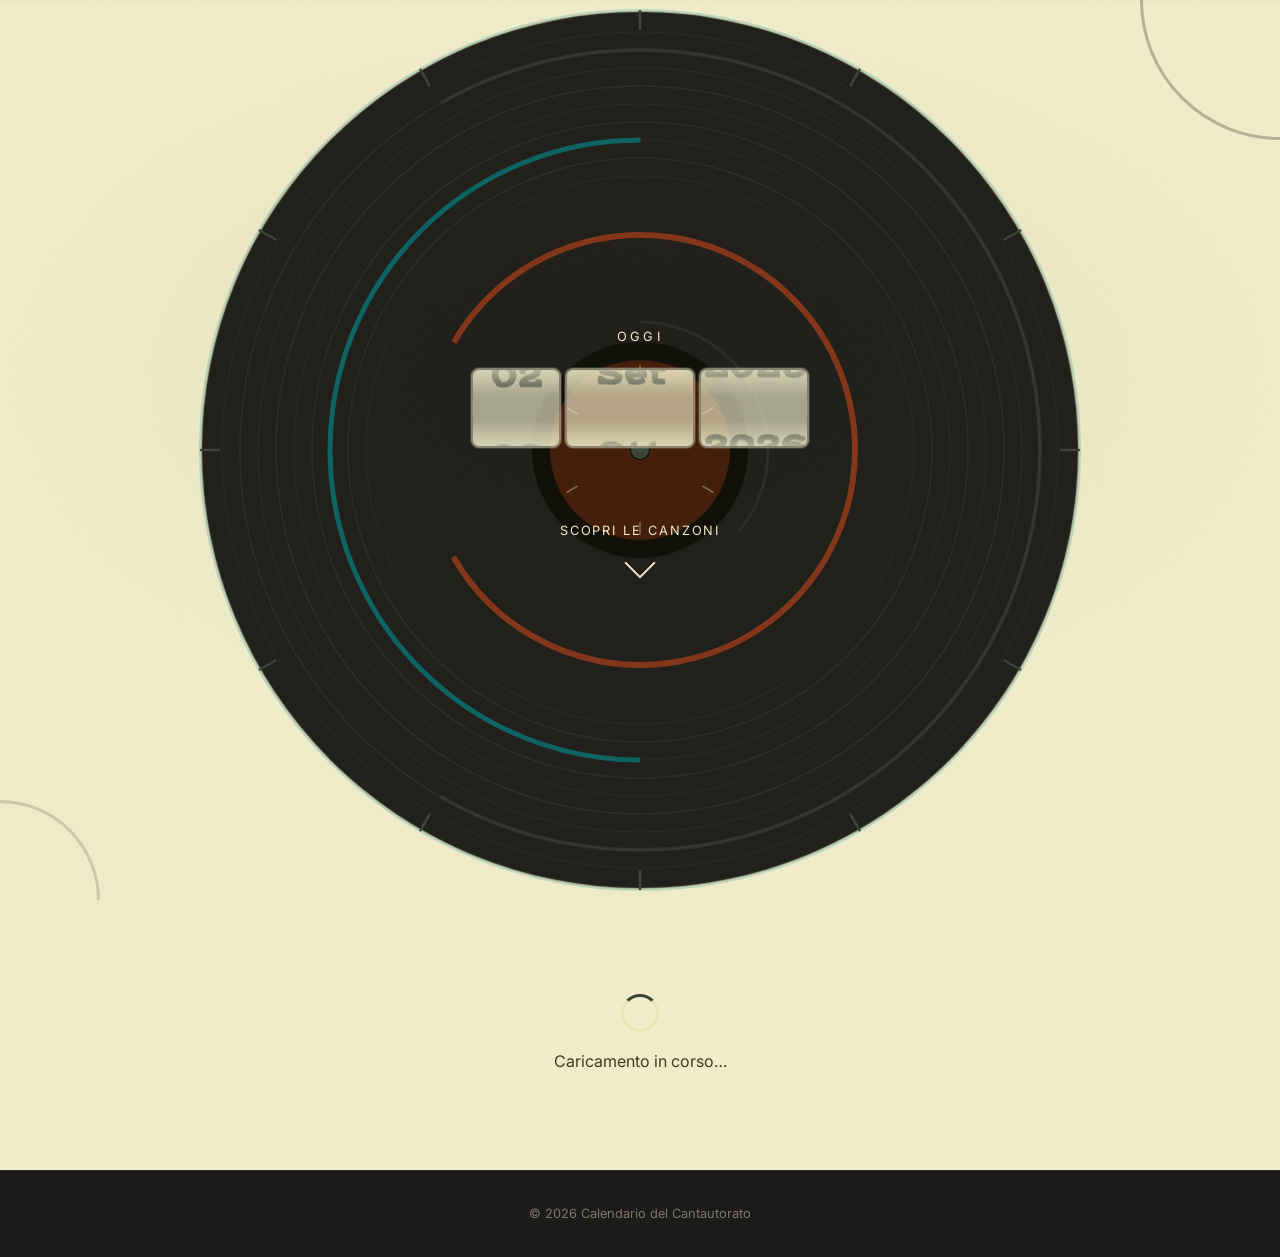
<file: test-inverno.html>
<!DOCTYPE html>
<html lang="it">
<head>
  <meta charset="UTF-8">
  <meta name="viewport" content="width=device-width, initial-scale=1.0">
  <title>TEST INVERNO — Calendario del Cantautorato</title>
  <link rel="preconnect" href="https://fonts.googleapis.com">
  <link rel="preconnect" href="https://fonts.gstatic.com" crossorigin>
  <link href="https://fonts.googleapis.com/css2?family=Playfair+Display:ital,wght@0,400;0,700;0,900;1,400&family=Inter:wght@300;400;500;600&display=swap" rel="stylesheet">
  <link rel="stylesheet" href="style.css">
  <link rel="stylesheet" href="theme-inverno.css">
</head>
<body>

  <!-- HEADER (appare dopo l'hero) -->
  <header class="site-header" id="site-header" aria-hidden="true">
    <div class="header-inner">
      <a href="index.html" class="header-logo">Calendario del Cantautorato</a>
      <nav class="header-nav" aria-label="Navigazione principale">
        <a href="index.html" class="nav-link nav-link--active">Home</a>
        <a href="visualizzazioni.html" class="nav-link">Visualizzazioni</a>
        <a href="about.html" class="nav-link">Progetto</a>
      </nav>
      <span class="header-date" id="header-date"></span>
    </div>
  </header>

  <!-- HERO: roulette della data -->
  <section class="hero" id="hero">
    <div class="hero-noise" aria-hidden="true"></div>

    <!-- Decorazione geometrica anni 70: archi SVG che si tracciano -->
    <svg class="hero-decor" viewBox="0 0 900 900" xmlns="http://www.w3.org/2000/svg" aria-hidden="true">

      <!-- DISCO VINILE — sta prima degli archi così appare sotto -->
      <g class="hdec-vinyl">
        <g class="hdec-vinyl-spin">
          <!-- corpo del disco: cerchio pieno scuro -->
          <circle cx="450" cy="450" r="438" fill="#0c0b09" fill-opacity=".9"/>
          <!-- bordo esterno -->
          <circle cx="450" cy="450" r="438" fill="none" stroke="var(--dark-olive)" stroke-width="2" opacity=".45"/>
          <!-- solchi (dal bordo verso il centro) -->
          <circle cx="450" cy="450" r="418" fill="none" stroke="var(--dark-olive)" stroke-width="1"   opacity=".3"/>
          <circle cx="450" cy="450" r="400" fill="none" stroke="var(--dark-olive)" stroke-width="1.5" opacity=".4"/>
          <circle cx="450" cy="450" r="382" fill="none" stroke="var(--dark-olive)" stroke-width="1"   opacity=".35"/>
          <circle cx="450" cy="450" r="364" fill="none" stroke="var(--dark-olive)" stroke-width="1.5" opacity=".4"/>
          <circle cx="450" cy="450" r="346" fill="none" stroke="var(--dark-olive)" stroke-width="1"   opacity=".3"/>
          <circle cx="450" cy="450" r="328" fill="none" stroke="var(--dark-olive)" stroke-width="1.5" opacity=".38"/>
          <circle cx="450" cy="450" r="310" fill="none" stroke="var(--dark-olive)" stroke-width="1"   opacity=".3"/>
          <circle cx="450" cy="450" r="292" fill="none" stroke="var(--dark-olive)" stroke-width="1.5" opacity=".38"/>
          <circle cx="450" cy="450" r="274" fill="none" stroke="var(--dark-olive)" stroke-width="1"   opacity=".3"/>
          <!-- zona liscia dell'etichetta -->
          <circle cx="450" cy="450" r="108" fill="#111109" fill-opacity=".95"/>
          <!-- buco centrale -->
          <circle cx="450" cy="450" r="10"  fill="#0c0b09"/>
        </g>
      </g>

      <!-- ARCHI — ruotano sopra il disco -->
      <!-- cerchio-guida esterno, sottilissimo -->
      <g class="hdec-arc-wrap hdec-arc-wrap--5">
        <circle cx="450" cy="450" r="440" class="hdec-arc hdec-arc--5"/>
      </g>
      <!-- arco grande mustard 240° -->
      <g class="hdec-arc-wrap hdec-arc-wrap--1">
        <circle cx="450" cy="450" r="400" class="hdec-arc hdec-arc--1" transform="rotate(-120, 450, 450)"/>
      </g>
      <!-- semicerchio teal 180° -->
      <g class="hdec-arc-wrap hdec-arc-wrap--2">
        <circle cx="450" cy="450" r="310" class="hdec-arc hdec-arc--2" transform="rotate(90, 450, 450)"/>
      </g>
      <!-- arco orange-red 300° -->
      <g class="hdec-arc-wrap hdec-arc-wrap--3">
        <circle cx="450" cy="450" r="215" class="hdec-arc hdec-arc--3" transform="rotate(-150, 450, 450)"/>
      </g>
      <!-- arco cream 130° piccolo -->
      <g class="hdec-arc-wrap hdec-arc-wrap--4">
        <circle cx="450" cy="450" r="128" class="hdec-arc hdec-arc--4" transform="rotate(-90, 450, 450)"/>
      </g>

      <!-- Etichetta centrale — statica, sopra tutto -->
      <g class="hdec-vinyl-label">
        <circle cx="450" cy="450" r="90" fill="var(--orange-red)" opacity=".25"/>
        <line x1="450" y1="365" x2="450" y2="378" stroke="var(--cream)" stroke-width="1.5" opacity=".35"/>
        <line x1="450" y1="365" x2="450" y2="378" stroke="var(--cream)" stroke-width="1.5" opacity=".35" transform="rotate(60  450 450)"/>
        <line x1="450" y1="365" x2="450" y2="378" stroke="var(--cream)" stroke-width="1.5" opacity=".35" transform="rotate(120 450 450)"/>
        <line x1="450" y1="365" x2="450" y2="378" stroke="var(--cream)" stroke-width="1.5" opacity=".35" transform="rotate(180 450 450)"/>
        <line x1="450" y1="365" x2="450" y2="378" stroke="var(--cream)" stroke-width="1.5" opacity=".35" transform="rotate(240 450 450)"/>
        <line x1="450" y1="365" x2="450" y2="378" stroke="var(--cream)" stroke-width="1.5" opacity=".35" transform="rotate(300 450 450)"/>
        <circle cx="450" cy="450" r="10" fill="#0c0b09"/>
      </g>

      <!-- tacche/raggi radiali (12 × 30°) sull'anello esterno -->
      <g class="hdec-spoke">
        <line x1="450" y1="10"  x2="450" y2="30"/>
        <line x1="450" y1="10"  x2="450" y2="30" transform="rotate(30  450 450)"/>
        <line x1="450" y1="10"  x2="450" y2="30" transform="rotate(60  450 450)"/>
        <line x1="450" y1="10"  x2="450" y2="30" transform="rotate(90  450 450)"/>
        <line x1="450" y1="10"  x2="450" y2="30" transform="rotate(120 450 450)"/>
        <line x1="450" y1="10"  x2="450" y2="30" transform="rotate(150 450 450)"/>
        <line x1="450" y1="10"  x2="450" y2="30" transform="rotate(180 450 450)"/>
        <line x1="450" y1="10"  x2="450" y2="30" transform="rotate(210 450 450)"/>
        <line x1="450" y1="10"  x2="450" y2="30" transform="rotate(240 450 450)"/>
        <line x1="450" y1="10"  x2="450" y2="30" transform="rotate(270 450 450)"/>
        <line x1="450" y1="10"  x2="450" y2="30" transform="rotate(300 450 450)"/>
        <line x1="450" y1="10"  x2="450" y2="30" transform="rotate(330 450 450)"/>
      </g>
      <!-- punto centrale -->
      <circle cx="450" cy="450" r="9" class="hdec-center"/>
    </svg>
    <div class="hero-content">
      <p class="hero-eyebrow">Oggi</p>
      <div class="roulette-wrap" id="roulette-wrap" aria-label="Data corrente animata">
        <div class="roulette-slot" id="slot-day" aria-label="Giorno">
          <div class="slot-mask slot-mask--top" aria-hidden="true"></div>
          <div class="roulette-track" id="track-day"></div>
          <div class="slot-mask slot-mask--bottom" aria-hidden="true"></div>
        </div>
        <div class="roulette-slot roulette-slot--month" id="slot-month" aria-label="Mese">
          <div class="slot-mask slot-mask--top" aria-hidden="true"></div>
          <div class="roulette-track" id="track-month"></div>
          <div class="slot-mask slot-mask--bottom" aria-hidden="true"></div>
        </div>
        <div class="roulette-slot roulette-slot--year" id="slot-year" aria-label="Anno">
          <div class="slot-mask slot-mask--top" aria-hidden="true"></div>
          <div class="roulette-track" id="track-year"></div>
          <div class="slot-mask slot-mask--bottom" aria-hidden="true"></div>
        </div>
      </div>
      <a href="#songs-container" class="hero-cta" aria-label="Scopri le canzoni di oggi">
        <span>Scopri le canzoni</span>
        <span class="cta-arrow" aria-hidden="true"></span>
      </a>
    </div>
  </section>

  <!-- CANZONI generate dinamicamente -->
  <main id="songs-container" aria-live="polite">
    <div class="loading-state" id="loading-indicator" role="status">
      <div class="spinner" aria-hidden="true"></div>
      <p>Caricamento in corso…</p>
    </div>
  </main>

  <!-- FALLBACK: nessuna canzone per oggi -->
  <div class="empty-state hidden" id="no-songs" role="status">
    <div class="empty-state__icon" aria-hidden="true">♩</div>
    <h2 class="empty-state__title">Nessuna canzone per oggi</h2>
    <p class="empty-state__desc">
      Il calendario non contiene canzoni per questa data.<br>
      Torna a trovarci domani.
    </p>
  </div>

  <!-- FOOTER -->
  <footer class="site-footer">
    <p>© 2026 Calendario del Cantautorato</p>
  </footer>

  <script src="js/roulette.js"></script>
  <script src="js/player.js"></script>
  <script src="js/scroll.js"></script>
  <script src="js/app.js"></script>
</body>
</html>
</file>
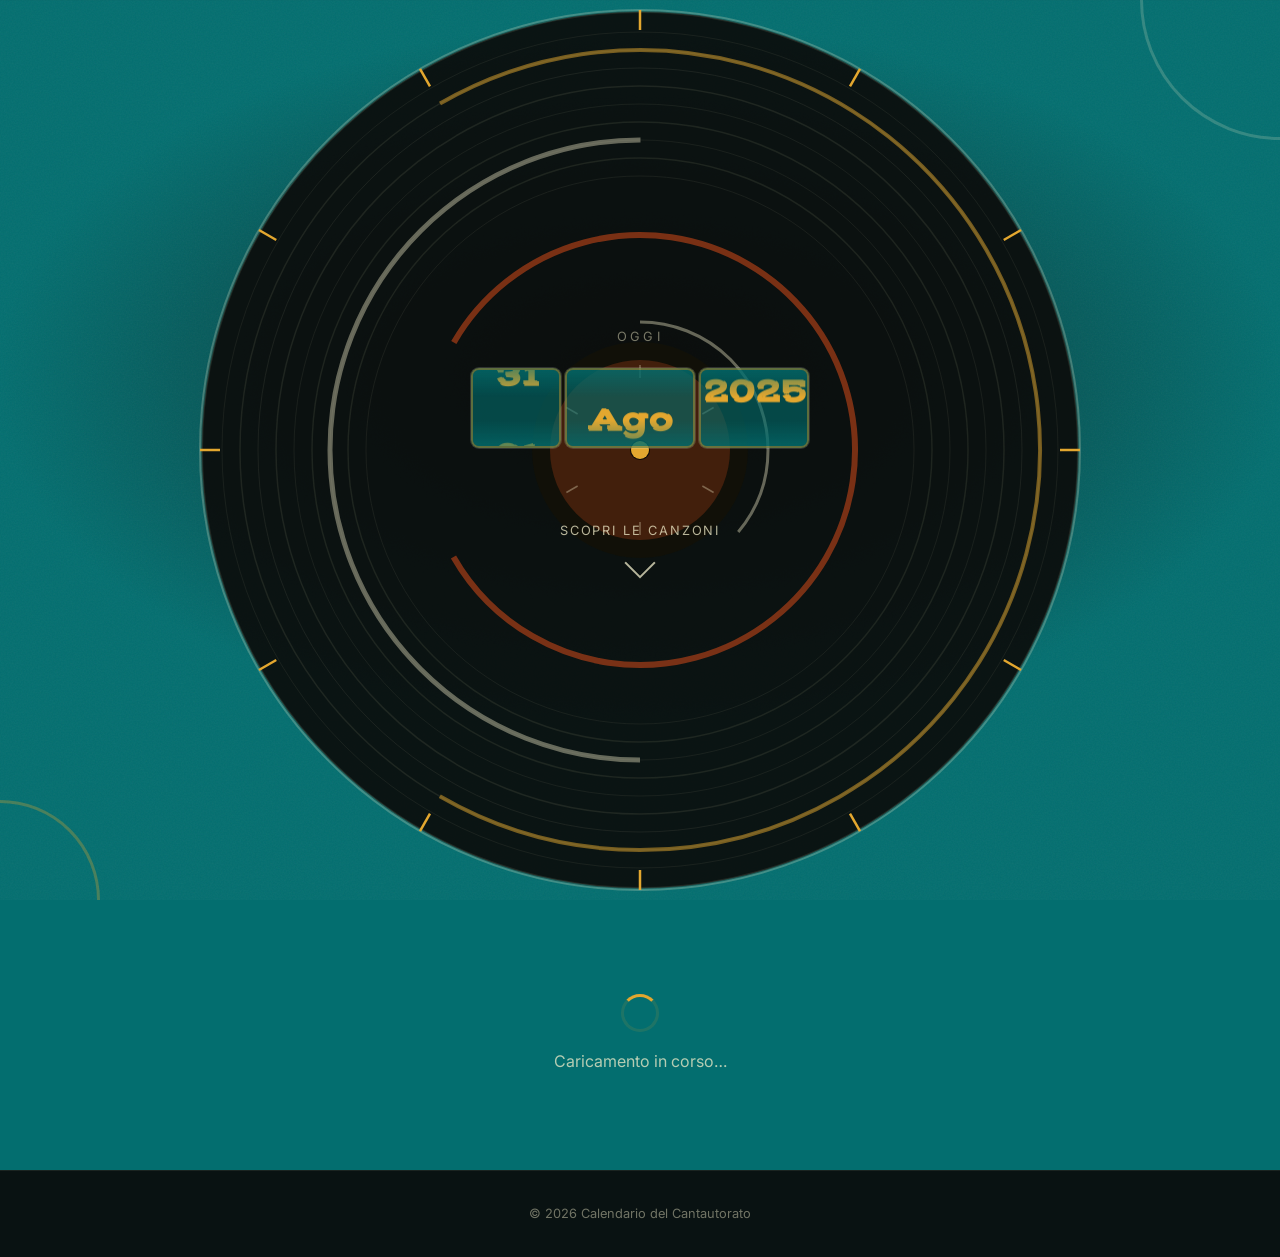
<file: test-primavera.html>
<!DOCTYPE html>
<html lang="it">
<head>
  <meta charset="UTF-8">
  <meta name="viewport" content="width=device-width, initial-scale=1.0">
  <title>TEST PRIMAVERA — Calendario del Cantautorato</title>
  <link rel="preconnect" href="https://fonts.googleapis.com">
  <link rel="preconnect" href="https://fonts.gstatic.com" crossorigin>
  <link href="https://fonts.googleapis.com/css2?family=Playfair+Display:ital,wght@0,400;0,700;0,900;1,400&family=Inter:wght@300;400;500;600&display=swap" rel="stylesheet">
  <link rel="stylesheet" href="style.css">
  <link rel="stylesheet" href="theme-primavera.css">
</head>
<body>

  <!-- HEADER (appare dopo l'hero) -->
  <header class="site-header" id="site-header" aria-hidden="true">
    <div class="header-inner">
      <a href="index.html" class="header-logo">Calendario del Cantautorato</a>
      <nav class="header-nav" aria-label="Navigazione principale">
        <a href="index.html" class="nav-link nav-link--active">Home</a>
        <a href="visualizzazioni.html" class="nav-link">Visualizzazioni</a>
        <a href="about.html" class="nav-link">Progetto</a>
      </nav>
      <span class="header-date" id="header-date"></span>
    </div>
  </header>

  <!-- HERO: roulette della data -->
  <section class="hero" id="hero">
    <div class="hero-noise" aria-hidden="true"></div>

    <!-- Decorazione geometrica anni 70: archi SVG che si tracciano -->
    <svg class="hero-decor" viewBox="0 0 900 900" xmlns="http://www.w3.org/2000/svg" aria-hidden="true">

      <!-- DISCO VINILE — sta prima degli archi così appare sotto -->
      <g class="hdec-vinyl">
        <g class="hdec-vinyl-spin">
          <!-- corpo del disco: cerchio pieno scuro -->
          <circle cx="450" cy="450" r="438" fill="#0c0b09" fill-opacity=".9"/>
          <!-- bordo esterno -->
          <circle cx="450" cy="450" r="438" fill="none" stroke="var(--dark-olive)" stroke-width="2" opacity=".45"/>
          <!-- solchi (dal bordo verso il centro) -->
          <circle cx="450" cy="450" r="418" fill="none" stroke="var(--dark-olive)" stroke-width="1"   opacity=".3"/>
          <circle cx="450" cy="450" r="400" fill="none" stroke="var(--dark-olive)" stroke-width="1.5" opacity=".4"/>
          <circle cx="450" cy="450" r="382" fill="none" stroke="var(--dark-olive)" stroke-width="1"   opacity=".35"/>
          <circle cx="450" cy="450" r="364" fill="none" stroke="var(--dark-olive)" stroke-width="1.5" opacity=".4"/>
          <circle cx="450" cy="450" r="346" fill="none" stroke="var(--dark-olive)" stroke-width="1"   opacity=".3"/>
          <circle cx="450" cy="450" r="328" fill="none" stroke="var(--dark-olive)" stroke-width="1.5" opacity=".38"/>
          <circle cx="450" cy="450" r="310" fill="none" stroke="var(--dark-olive)" stroke-width="1"   opacity=".3"/>
          <circle cx="450" cy="450" r="292" fill="none" stroke="var(--dark-olive)" stroke-width="1.5" opacity=".38"/>
          <circle cx="450" cy="450" r="274" fill="none" stroke="var(--dark-olive)" stroke-width="1"   opacity=".3"/>
          <!-- zona liscia dell'etichetta -->
          <circle cx="450" cy="450" r="108" fill="#111109" fill-opacity=".95"/>
          <!-- buco centrale -->
          <circle cx="450" cy="450" r="10"  fill="#0c0b09"/>
        </g>
      </g>

      <!-- ARCHI — ruotano sopra il disco -->
      <!-- cerchio-guida esterno, sottilissimo -->
      <g class="hdec-arc-wrap hdec-arc-wrap--5">
        <circle cx="450" cy="450" r="440" class="hdec-arc hdec-arc--5"/>
      </g>
      <!-- arco grande mustard 240° -->
      <g class="hdec-arc-wrap hdec-arc-wrap--1">
        <circle cx="450" cy="450" r="400" class="hdec-arc hdec-arc--1" transform="rotate(-120, 450, 450)"/>
      </g>
      <!-- semicerchio teal 180° -->
      <g class="hdec-arc-wrap hdec-arc-wrap--2">
        <circle cx="450" cy="450" r="310" class="hdec-arc hdec-arc--2" transform="rotate(90, 450, 450)"/>
      </g>
      <!-- arco orange-red 300° -->
      <g class="hdec-arc-wrap hdec-arc-wrap--3">
        <circle cx="450" cy="450" r="215" class="hdec-arc hdec-arc--3" transform="rotate(-150, 450, 450)"/>
      </g>
      <!-- arco cream 130° piccolo -->
      <g class="hdec-arc-wrap hdec-arc-wrap--4">
        <circle cx="450" cy="450" r="128" class="hdec-arc hdec-arc--4" transform="rotate(-90, 450, 450)"/>
      </g>

      <!-- Etichetta centrale — statica, sopra tutto -->
      <g class="hdec-vinyl-label">
        <circle cx="450" cy="450" r="90" fill="var(--orange-red)" opacity=".25"/>
        <line x1="450" y1="365" x2="450" y2="378" stroke="var(--cream)" stroke-width="1.5" opacity=".35"/>
        <line x1="450" y1="365" x2="450" y2="378" stroke="var(--cream)" stroke-width="1.5" opacity=".35" transform="rotate(60  450 450)"/>
        <line x1="450" y1="365" x2="450" y2="378" stroke="var(--cream)" stroke-width="1.5" opacity=".35" transform="rotate(120 450 450)"/>
        <line x1="450" y1="365" x2="450" y2="378" stroke="var(--cream)" stroke-width="1.5" opacity=".35" transform="rotate(180 450 450)"/>
        <line x1="450" y1="365" x2="450" y2="378" stroke="var(--cream)" stroke-width="1.5" opacity=".35" transform="rotate(240 450 450)"/>
        <line x1="450" y1="365" x2="450" y2="378" stroke="var(--cream)" stroke-width="1.5" opacity=".35" transform="rotate(300 450 450)"/>
        <circle cx="450" cy="450" r="10" fill="#0c0b09"/>
      </g>

      <!-- tacche/raggi radiali (12 × 30°) sull'anello esterno -->
      <g class="hdec-spoke">
        <line x1="450" y1="10"  x2="450" y2="30"/>
        <line x1="450" y1="10"  x2="450" y2="30" transform="rotate(30  450 450)"/>
        <line x1="450" y1="10"  x2="450" y2="30" transform="rotate(60  450 450)"/>
        <line x1="450" y1="10"  x2="450" y2="30" transform="rotate(90  450 450)"/>
        <line x1="450" y1="10"  x2="450" y2="30" transform="rotate(120 450 450)"/>
        <line x1="450" y1="10"  x2="450" y2="30" transform="rotate(150 450 450)"/>
        <line x1="450" y1="10"  x2="450" y2="30" transform="rotate(180 450 450)"/>
        <line x1="450" y1="10"  x2="450" y2="30" transform="rotate(210 450 450)"/>
        <line x1="450" y1="10"  x2="450" y2="30" transform="rotate(240 450 450)"/>
        <line x1="450" y1="10"  x2="450" y2="30" transform="rotate(270 450 450)"/>
        <line x1="450" y1="10"  x2="450" y2="30" transform="rotate(300 450 450)"/>
        <line x1="450" y1="10"  x2="450" y2="30" transform="rotate(330 450 450)"/>
      </g>
      <!-- punto centrale -->
      <circle cx="450" cy="450" r="9" class="hdec-center"/>
    </svg>
    <div class="hero-content">
      <p class="hero-eyebrow">Oggi</p>
      <div class="roulette-wrap" id="roulette-wrap" aria-label="Data corrente animata">
        <div class="roulette-slot" id="slot-day" aria-label="Giorno">
          <div class="slot-mask slot-mask--top" aria-hidden="true"></div>
          <div class="roulette-track" id="track-day"></div>
          <div class="slot-mask slot-mask--bottom" aria-hidden="true"></div>
        </div>
        <div class="roulette-slot roulette-slot--month" id="slot-month" aria-label="Mese">
          <div class="slot-mask slot-mask--top" aria-hidden="true"></div>
          <div class="roulette-track" id="track-month"></div>
          <div class="slot-mask slot-mask--bottom" aria-hidden="true"></div>
        </div>
        <div class="roulette-slot roulette-slot--year" id="slot-year" aria-label="Anno">
          <div class="slot-mask slot-mask--top" aria-hidden="true"></div>
          <div class="roulette-track" id="track-year"></div>
          <div class="slot-mask slot-mask--bottom" aria-hidden="true"></div>
        </div>
      </div>
      <a href="#songs-container" class="hero-cta" aria-label="Scopri le canzoni di oggi">
        <span>Scopri le canzoni</span>
        <span class="cta-arrow" aria-hidden="true"></span>
      </a>
    </div>
  </section>

  <!-- CANZONI generate dinamicamente -->
  <main id="songs-container" aria-live="polite">
    <div class="loading-state" id="loading-indicator" role="status">
      <div class="spinner" aria-hidden="true"></div>
      <p>Caricamento in corso…</p>
    </div>
  </main>

  <!-- FALLBACK: nessuna canzone per oggi -->
  <div class="empty-state hidden" id="no-songs" role="status">
    <div class="empty-state__icon" aria-hidden="true">♩</div>
    <h2 class="empty-state__title">Nessuna canzone per oggi</h2>
    <p class="empty-state__desc">
      Il calendario non contiene canzoni per questa data.<br>
      Torna a trovarci domani.
    </p>
  </div>

  <!-- FOOTER -->
  <footer class="site-footer">
    <p>© 2026 Calendario del Cantautorato</p>
  </footer>

  <script src="js/roulette.js"></script>
  <script src="js/player.js"></script>
  <script src="js/scroll.js"></script>
  <script src="js/app.js"></script>
</body>
</html>
</file>
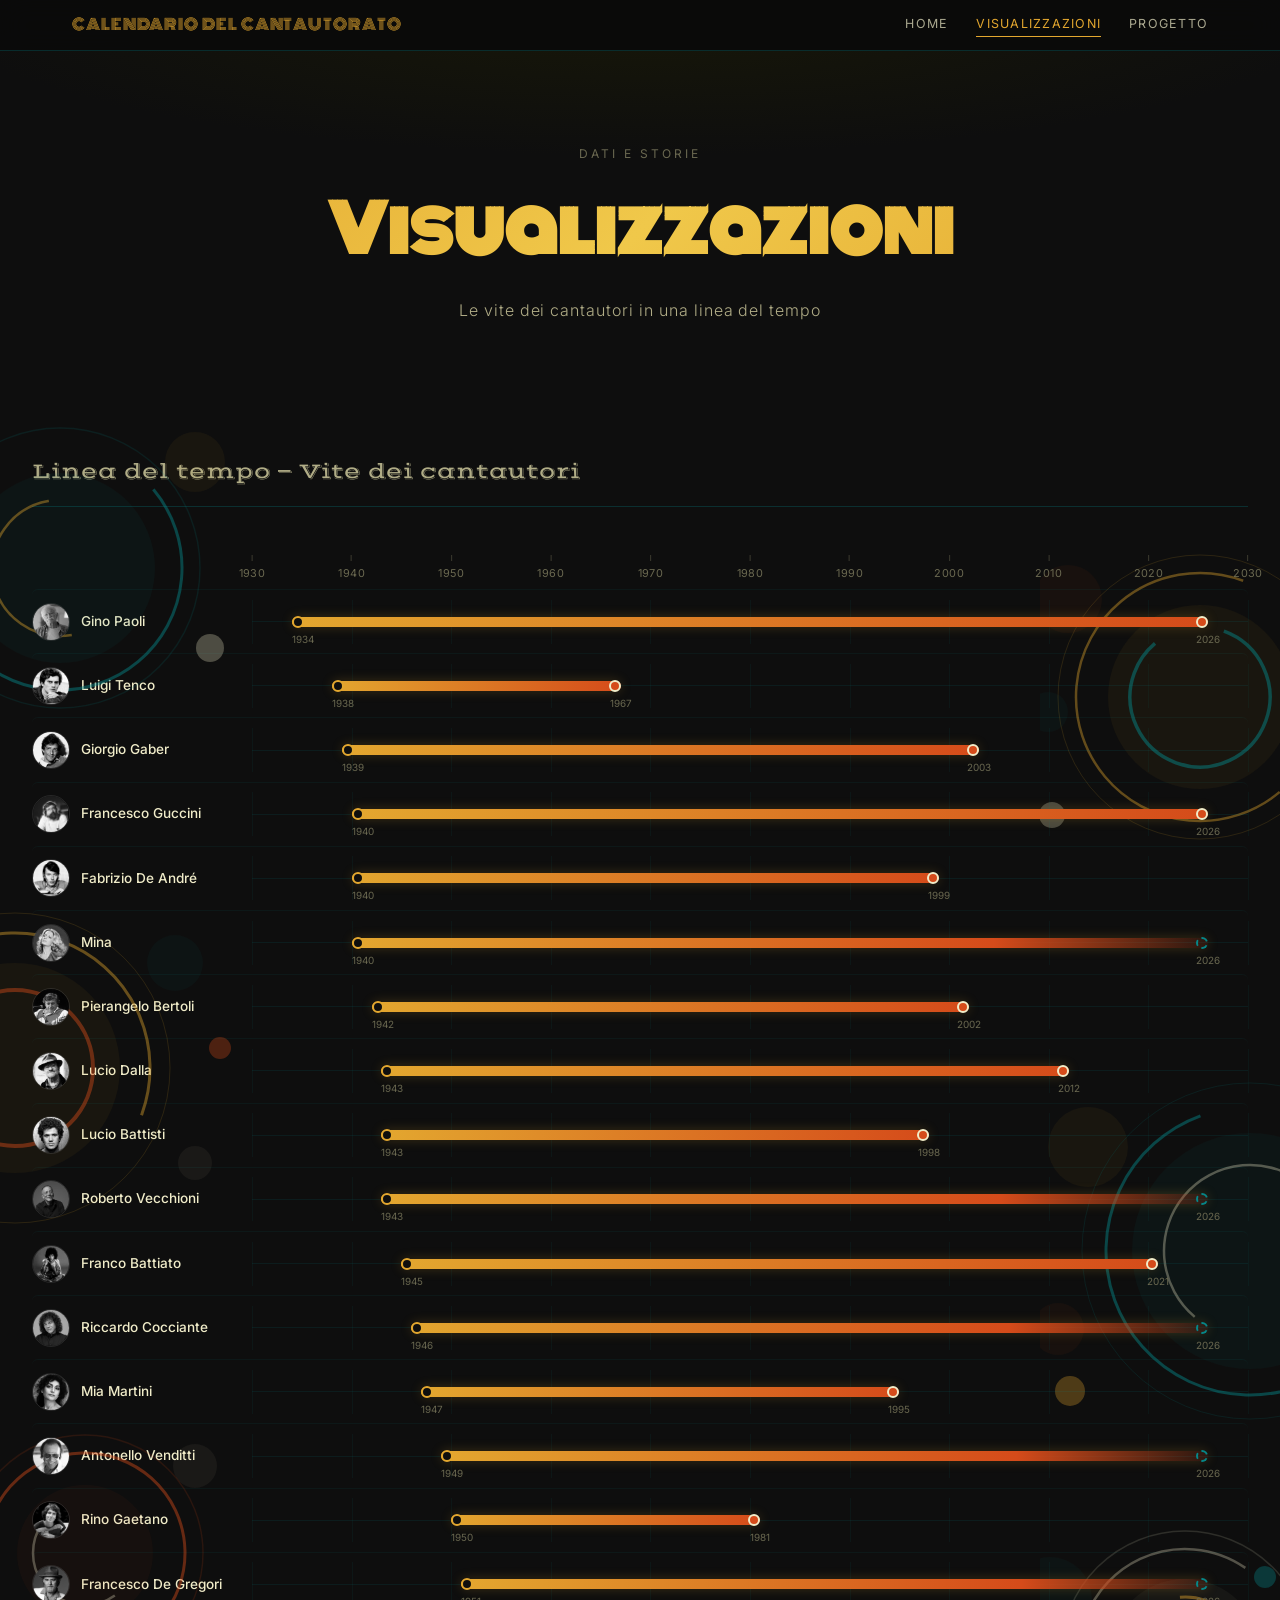
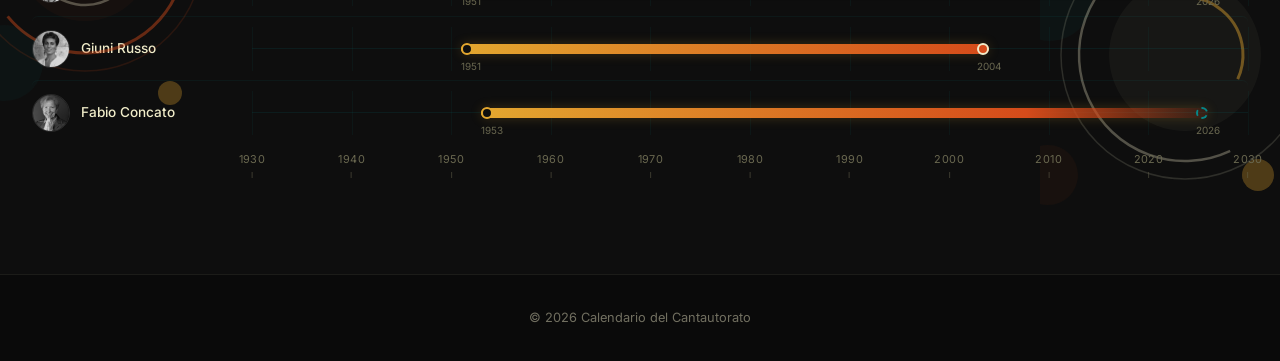
<file: visualizzazioni.html>
<!DOCTYPE html>
<html lang="it">
<head>
  <meta charset="UTF-8">
  <meta name="viewport" content="width=device-width, initial-scale=1.0">
  <title>Visualizzazioni — Calendario del Cantautorato</title>
  <link rel="preconnect" href="https://fonts.googleapis.com">
  <link rel="preconnect" href="https://fonts.gstatic.com" crossorigin>
  <link href="https://fonts.googleapis.com/css2?family=Playfair+Display:ital,wght@0,400;0,700;0,900;1,400&family=Inter:wght@300;400;500;600&display=swap" rel="stylesheet">
  <link rel="stylesheet" href="style.css">
</head>
<body>

  <!-- HEADER sempre visibile -->
  <header class="site-header site-header--static" id="site-header">
    <div class="header-inner">
      <a href="index.html" class="header-logo">Calendario del Cantautorato</a>
      <nav class="header-nav" aria-label="Navigazione principale">
        <a href="index.html" class="nav-link">Home</a>
        <a href="visualizzazioni.html" class="nav-link nav-link--active">Visualizzazioni</a>
        <a href="about.html" class="nav-link">Progetto</a>
      </nav>
    </div>
  </header>

  <!-- HERO compatto -->
  <section class="page-hero" aria-label="Intestazione pagina">

    <p class="page-hero__eyebrow">Dati e storie</p>
    <h1 class="page-hero__title">Visualizzazioni</h1>
    <p class="page-hero__sub">Le vite dei cantautori in una linea del tempo</p>
  </section>

  <!-- TIMELINE -->
  <main>

    <!-- Decorazione laterale sinistra -->
    <div class="side-decor side-decor--left" aria-hidden="true">

      <svg class="sd-node" style="top:2%; animation-delay:.2s" viewBox="0 0 240 320" xmlns="http://www.w3.org/2000/svg">
        <circle cx="60"  cy="150" r="95"  class="sd-fill sd-fill--tl"/>
        <circle cx="60"  cy="150" r="140" class="sd-ring" stroke="var(--teal)" stroke-width="1.5"/>
        <g class="sd-wrap sd-wrap--a">
          <circle cx="60"  cy="150" r="122" class="sd-arc" stroke="var(--teal)"    stroke-width="3"   stroke-dasharray="511 255" transform="rotate(-40,60,150)"  opacity=".46"/>
        </g>
        <g class="sd-wrap sd-wrap--f">
          <circle cx="60"  cy="150" r="68"  class="sd-arc" stroke="var(--mustard)" stroke-width="2.5" stroke-dasharray="214 213" transform="rotate(80,60,150)"   opacity=".4"/>
        </g>
        <circle cx="195" cy="44"  r="30" class="sd-fill sd-fill--ac" fill="var(--mustard)"/>
        <circle cx="210" cy="230" r="14" fill="var(--cream)" opacity=".28"/>
      </svg>

      <svg class="sd-node" style="top:35%; animation-delay:.55s" viewBox="0 0 240 320" xmlns="http://www.w3.org/2000/svg">
        <circle cx="15"  cy="160" r="105" class="sd-fill sd-fill--mu"/>
        <circle cx="15"  cy="160" r="155" class="sd-ring" stroke="var(--mustard)" stroke-width="1"/>
        <g class="sd-wrap sd-wrap--c">
          <circle cx="15"  cy="160" r="135" class="sd-arc" stroke="var(--mustard)"    stroke-width="3"   stroke-dasharray="637 212" transform="rotate(110,15,160)"  opacity=".42"/>
        </g>
        <g class="sd-wrap sd-wrap--d">
          <circle cx="15"  cy="160" r="78"  class="sd-arc" stroke="var(--orange-red)" stroke-width="4"   stroke-dasharray="272 136" transform="rotate(-90,15,160)"  opacity=".44"/>
        </g>
        <circle cx="175" cy="55"  r="28" class="sd-fill sd-fill--ac" fill="var(--teal)"/>
        <circle cx="195" cy="255" r="17" class="sd-fill sd-fill--ac" fill="var(--cream)"/>
        <circle cx="220" cy="140" r="11" fill="var(--orange-red)" opacity=".32"/>
      </svg>

      <svg class="sd-node" style="top:70%; animation-delay:.85s" viewBox="0 0 240 320" xmlns="http://www.w3.org/2000/svg">
        <circle cx="85"  cy="125" r="68"  class="sd-fill sd-fill--or"/>
        <circle cx="5"   cy="235" r="38"  class="sd-fill sd-fill--ac" fill="var(--teal)"/>
        <circle cx="195" cy="38"  r="22"  class="sd-fill sd-fill--ac" fill="var(--cream)"/>
        <circle cx="85"  cy="125" r="118" class="sd-ring" stroke="var(--orange-red)" stroke-width="1.5"/>
        <g class="sd-wrap sd-wrap--e">
          <circle cx="85"  cy="125" r="100" class="sd-arc" stroke="var(--orange-red)" stroke-width="3"   stroke-dasharray="524 105" transform="rotate(-160,85,125)" opacity=".44"/>
        </g>
        <g class="sd-wrap sd-wrap--b">
          <circle cx="85"  cy="125" r="52"  class="sd-arc" stroke="var(--cream)"      stroke-width="2.5" stroke-dasharray="145 182" transform="rotate(55,85,125)"   opacity=".3"/>
        </g>
        <circle cx="170" cy="265" r="12" fill="var(--mustard)" opacity=".3"/>
      </svg>

    </div>

    <!-- Decorazione laterale destra -->
    <div class="side-decor side-decor--right" aria-hidden="true">

      <svg class="sd-node" style="top:12%; animation-delay:.35s" viewBox="0 0 240 320" xmlns="http://www.w3.org/2000/svg">
        <circle cx="160" cy="130" r="92"  class="sd-fill sd-fill--mu"/>
        <circle cx="160" cy="130" r="142" class="sd-ring" stroke="var(--mustard)" stroke-width="1"/>
        <g class="sd-wrap sd-wrap--b">
          <circle cx="160" cy="130" r="124" class="sd-arc" stroke="var(--mustard)"    stroke-width="2.5" stroke-dasharray="520 260" transform="rotate(50,160,130)"  opacity=".4"/>
        </g>
        <g class="sd-wrap sd-wrap--a">
          <circle cx="160" cy="130" r="70"  class="sd-arc" stroke="var(--teal)"       stroke-width="3.5" stroke-dasharray="366 73"  transform="rotate(-70,160,130)" opacity=".48"/>
        </g>
        <circle cx="28"  cy="32"  r="34" class="sd-fill sd-fill--ac" fill="var(--orange-red)"/>
        <circle cx="12"  cy="248" r="13" fill="var(--cream)" opacity=".26"/>
        <circle cx="8"   cy="145" r="20" class="sd-fill sd-fill--ac" fill="var(--teal)"/>
      </svg>

      <svg class="sd-node" style="top:48%; animation-delay:.65s" viewBox="0 0 240 320" xmlns="http://www.w3.org/2000/svg">
        <circle cx="210" cy="150" r="118" class="sd-fill sd-fill--tl"/>
        <circle cx="48"  cy="46"  r="40"  class="sd-fill sd-fill--ac" fill="var(--mustard)"/>
        <circle cx="18"  cy="228" r="26"  class="sd-fill sd-fill--ac" fill="var(--orange-red)"/>
        <circle cx="210" cy="150" r="168" class="sd-ring" stroke="var(--teal)" stroke-width="1"/>
        <g class="sd-wrap sd-wrap--c">
          <circle cx="210" cy="150" r="144" class="sd-arc" stroke="var(--teal)"    stroke-width="3"   stroke-dasharray="678 226" transform="rotate(-20,210,150)"  opacity=".46"/>
        </g>
        <g class="sd-wrap sd-wrap--e">
          <circle cx="210" cy="150" r="86"  class="sd-arc" stroke="var(--cream)"   stroke-width="2.5" stroke-dasharray="270 270" transform="rotate(130,210,150)"  opacity=".32"/>
        </g>
        <circle cx="30"  cy="290" r="15" fill="var(--mustard)" opacity=".3"/>
      </svg>

      <svg class="sd-node" style="top:76%; animation-delay:.95s" viewBox="0 0 240 320" xmlns="http://www.w3.org/2000/svg">
        <circle cx="145" cy="138" r="76"  class="sd-fill sd-fill--cr"/>
        <circle cx="10"  cy="82"  r="42"  class="sd-fill sd-fill--ac" fill="var(--teal)"/>
        <circle cx="8"   cy="258" r="30"  class="sd-fill sd-fill--ac" fill="var(--orange-red)"/>
        <circle cx="145" cy="138" r="124" class="sd-ring" stroke="var(--cream)" stroke-width="1.5"/>
        <g class="sd-wrap sd-wrap--f">
          <circle cx="145" cy="138" r="106" class="sd-arc" stroke="var(--cream)"    stroke-width="2.5" stroke-dasharray="443 222" transform="rotate(65,145,138)"   opacity=".3"/>
        </g>
        <g class="sd-wrap sd-wrap--d">
          <circle cx="145" cy="138" r="58"  class="sd-arc" stroke="var(--mustard)"  stroke-width="3"   stroke-dasharray="121 243" transform="rotate(-95,145,138)"  opacity=".44"/>
        </g>
        <circle cx="218" cy="258" r="16" fill="var(--mustard)" opacity=".3"/>
        <circle cx="225" cy="60"  r="11" fill="var(--teal)"    opacity=".35"/>
      </svg>

    </div>

    <section class="timeline-section" aria-label="Linea del tempo cantautori">
      <h2 class="timeline-section__title">Linea del tempo — Vite dei cantautori</h2>

      <!-- contenuto generato da JS -->
      <div id="timeline-container">
        <div class="loading-state" id="tl-loading" role="status">
          <div class="spinner" aria-hidden="true"></div>
          <p>Caricamento…</p>
        </div>
      </div>
    </section>
  </main>

  <!-- MODAL cantautore -->
  <div class="modal-overlay" id="modal-overlay" role="dialog" aria-modal="true" aria-labelledby="modal-name" aria-hidden="true">
    <div class="modal-card" id="modal-card">
      <button class="modal-close" id="modal-close" aria-label="Chiudi">✕</button>
      <div id="modal-photo-area"></div>
      <div class="modal-body">
        <h2 class="modal-name" id="modal-name"></h2>
        <div class="modal-meta" id="modal-meta"></div>
      </div>
    </div>
  </div>

  <!-- FOOTER -->
  <footer class="site-footer">
    <p>© 2026 Calendario del Cantautorato</p>
  </footer>

  <script src="js/timeline.js"></script>
</body>
</html>
</file>
<file: style.css>
/* ============================================================
   CALENDARIO DEL CANTAUTORATO — stylesheet
   ============================================================ */

@import url('https://fonts.googleapis.com/css2?family=Monoton&family=Vast+Shadow&family=Playfair+Display:ital,wght@0,400;0,700;1,400&family=Inter:wght@300;400;500;600&display=swap');

/* ---- PALETTE & TOKENS ---- */
:root {
  /* brand palette */
  --teal:       #058789;
  --dark-olive: #3F4439;
  --mustard:    #E3A72F;
  --orange-red: #D54B1A;
  --cream:      #F0ECC9;

  /* surfaces */
  --bg:         #0e0e0e;
  --bg-surface: #161616;
  --bg-card:    #282828;

  /* aliases per il codice esistente */
  --gold:       var(--mustard);
  --gold-dim:   rgba(227,167,47,.22);
  --gold-glow:  rgba(227,167,47,.07);
  --amber:      var(--orange-red);

  /* testo */
  --text:       var(--cream);
  --text-2:     #b0ac86;
  --text-3:     #6a6850;

  /* funzionali */
  --red:        var(--orange-red);
  --green:      #1ed760;      /* brand Spotify — invariato */
  --border:     rgba(5,135,137,.28);
  --shadow:     0 8px 40px rgba(0,0,0,.45);
  --font-main:      'Monoton', cursive;         /* titoli super-principali */
  --font-secondary: 'Vast Shadow', serif;       /* titoli secondari        */
  --font-serif:     'Playfair Display', Georgia, serif; /* corsivo/citazioni */
  --font-body:      'Inter', system-ui, sans-serif;

  --slot-bg:    rgba(14,14,14,.65);   /* vetro del quadrante: semi-trasparente */
  --radius:     10px;
  --ease-out:   cubic-bezier(.22,1,.36,1);
  --slot-h:     80px;         /* must match SLOT_H in roulette.js */
}

/* ---- RESET ---- */
*, *::before, *::after { box-sizing: border-box; margin: 0; padding: 0; }
html { scroll-behavior: smooth; overflow-x: hidden; }

body {
  background: var(--bg);
  color: var(--text);
  font-family: 'Inter', system-ui, sans-serif;
  font-size: 16px;
  line-height: 1.7;
  overflow-x: hidden;
}

/* ============================================================
   SITE HEADER
   ============================================================ */
.site-header {
  position: fixed;
  top: 0; left: 0; right: 0;
  z-index: 100;
  background: rgba(10,10,10,.92);
  backdrop-filter: blur(14px);
  border-bottom: 1px solid var(--border);
  transform: translateY(-100%);
  transition: transform .4s var(--ease-out);
  pointer-events: none;
}
.site-header.visible {
  transform: translateY(0);
  pointer-events: auto;
}
.header-inner {
  max-width: 1200px;
  margin: 0 auto;
  padding: .75rem 2rem;
  display: flex;
  align-items: center;
  justify-content: space-between;
}
.header-logo {
  font-family: var(--font-main);
  font-size: .95rem;
  color: #E3A72F;
  letter-spacing: .06em;
  text-transform: uppercase;
  text-decoration: none;
  white-space: nowrap;
}
.header-date {
  font-size: .8rem;
  color: rgba(240,236,201,.7);
  white-space: nowrap;
}

/* ---- NAV ---- */
.header-nav {
  display: flex;
  align-items: center;
  gap: 1.75rem;
}
.nav-link {
  color: rgba(240,236,201,.7);
  text-decoration: none;
  font-size: .78rem;
  letter-spacing: .1em;
  text-transform: uppercase;
  padding-bottom: 2px;
  border-bottom: 1px solid transparent;
  transition: color .25s, border-color .25s;
}
.nav-link:hover,
.nav-link--active {
  color: #E3A72F;
  border-bottom-color: #E3A72F;
}

/* Header sempre visibile (pagine secondarie) */
.site-header--static {
  transform: translateY(0) !important;
  pointer-events: auto !important;
}

/* ============================================================
   HERO
   ============================================================ */
.hero {
  min-height: 100vh;
  display: flex;
  align-items: center;
  justify-content: center;
  position: relative;
  background: radial-gradient(ellipse 70% 55% at 50% 42%, #1a1a0e 0%, var(--bg) 72%);
  overflow: hidden;
}

/* grain texture anni 70 */
.hero-noise {
  position: absolute;
  inset: 0;
  background-image: url("data:image/svg+xml,%3Csvg viewBox='0 0 200 200' xmlns='http://www.w3.org/2000/svg'%3E%3Cfilter id='n'%3E%3CfeTurbulence type='fractalNoise' baseFrequency='.65' numOctaves='4' stitchTiles='stitch'/%3E%3C/filter%3E%3Crect width='100%25' height='100%25' filter='url(%23n)' opacity='.055'/%3E%3C/svg%3E");
  background-size: 200px 200px;
  pointer-events: none;
}

/* angoli decorativi (quarti di cerchio) */
.hero::before,
.hero::after {
  content: '';
  position: absolute;
  pointer-events: none;
}
.hero::before {
  width: 280px; height: 280px;
  top: -140px; right: -140px;
  border-radius: 50%;
  border: 3px solid rgba(5,135,137,.4);
}
.hero::after {
  width: 200px; height: 200px;
  bottom: -100px; left: -100px;
  border-radius: 50%;
  border: 3px solid rgba(227,167,47,.3);
}

/* ---- SVG archi stile anni 70 ---- */
.hero-decor {
  position: absolute;
  inset: 0;
  width: 100%; height: 100%;
  pointer-events: none;
  overflow: visible;
}

/* wrapper rotante per ogni arco — gestisce solo la rotazione continua */
.hdec-arc-wrap {
  animation: arc-spin-slow 40s linear infinite;
}
.hdec-arc-wrap--1 { animation-duration: 36s; }
.hdec-arc-wrap--2 { animation-duration: 48s; }
.hdec-arc-wrap--3 { animation-duration: 28s; }
.hdec-arc-wrap--4 { animation-duration: 64s; }
.hdec-arc-wrap--5 { animation-duration: 96s; }

@keyframes arc-spin-slow {
  from { transform: translate(450px, 450px) rotate(0deg)   translate(-450px, -450px); }
  to   { transform: translate(450px, 450px) rotate(360deg) translate(-450px, -450px); }
}

/* tutti gli archi: partono invisibili e si "tracciano" — nessun transform CSS (usa SVG attribute) */
.hdec-arc {
  fill: none;
  stroke-dashoffset: var(--arc-len, 9999);
  animation: arc-draw 1.9s var(--ease-out) both;
}

/* Arco 1 — mustard — 240° — r 400 — circ≈2513 — arc≈1675 */
.hdec-arc--1 {
  --arc-len: 1675;
  stroke: var(--mustard);
  stroke-width: 4;
  stroke-dasharray: 1675 838;
  opacity: .5;
  animation-delay: 0s;
}
/* Arco 2 — teal — 180° — r 310 — circ≈1948 — arc≈974 */
.hdec-arc--2 {
  --arc-len: 974;
  stroke: var(--teal);
  stroke-width: 5;
  stroke-dasharray: 974 974;
  opacity: .65;
  animation-delay: .2s;
}
/* Arco 3 — orange-red — 300° — r 215 — circ≈1351 — arc≈1126 */
.hdec-arc--3 {
  --arc-len: 1126;
  stroke: var(--orange-red);
  stroke-width: 6;
  stroke-dasharray: 1126 225;
  opacity: .55;
  animation-delay: .38s;
}
/* Arco 4 — cream — 130° — r 128 — circ≈804 — arc≈290 */
.hdec-arc--4 {
  --arc-len: 290;
  stroke: var(--cream);
  stroke-width: 3;
  stroke-dasharray: 290 514;
  opacity: .4;
  animation-delay: .55s;
}
/* Arco 5 — teal — cerchio completo sottile esterno — r 440 */
.hdec-arc--5 {
  --arc-len: 2765;
  stroke: var(--teal);
  stroke-width: 2;
  stroke-dasharray: 2765 0;
  opacity: .22;
  animation-delay: .1s;
  animation-duration: 2.5s;
}

/* punto centrale */
.hdec-center {
  fill: var(--mustard);
  opacity: 0;
  animation: fade-in .5s var(--ease-out) 1s both;
}

/* raggi radiali — piccole tacche attorno all'anello esterno */
.hdec-spoke {
  stroke: var(--mustard);
  stroke-width: 2.5;
  opacity: 0;
  animation: fade-in .6s var(--ease-out) 1.2s both;
}

/* VINILE: g esterno — solo fade-in, nessun transform */
.hdec-vinyl {
  opacity: 0;
  animation: fade-in .8s var(--ease-out) 1s both;
}

/* g interno — solo rotazione continua, nessuna opacity */
.hdec-vinyl-spin {
  animation: vinyl-spin 24s linear infinite;
}

@keyframes vinyl-spin {
  from { transform: translate(450px, 450px) rotate(0deg)   translate(-450px, -450px); }
  to   { transform: translate(450px, 450px) rotate(360deg) translate(-450px, -450px); }
}

/* Etichetta centrale — compare ma non ruota */
.hdec-vinyl-label {
  opacity: 0;
  animation: fade-in .8s var(--ease-out) 1s both;
}

@keyframes arc-draw {
  from { stroke-dashoffset: var(--arc-len, 9999); }
  to   { stroke-dashoffset: 0; }
}

/* ---- anelli pulsanti (usati anche nelle pagine secondarie) ---- */
.hero-rings { position: absolute; inset: 0; pointer-events: none; }
.ring {
  position: absolute;
  border-radius: 50%;
  border: 1px solid var(--gold-dim);
  top: 50%; left: 50%;
  transform: translate(-50%, -50%);
  animation: ring-pulse 6s ease-in-out infinite;
}
.ring--1 { width: 400px; height: 400px; animation-delay: 0s; }
.ring--2 { width: 650px; height: 650px; animation-delay: 1.5s; opacity: .5; }
.ring--3 { width: 900px; height: 900px; animation-delay: 3s;   opacity: .25; }

@keyframes ring-pulse {
  0%, 100% { opacity: .3; transform: translate(-50%,-50%) scale(1); }
  50%       { opacity: .7; transform: translate(-50%,-50%) scale(1.03); }
}

/* ============================================================
   HERO — orbite e angoli di sfondo (dietro al disco)
   ============================================================ */
.hero-bg-orbits {
  position: absolute;
  inset: 0;
  pointer-events: none;
  overflow: hidden;
}

/* Anelli con arco parziale — border trick */
.hbo {
  position: absolute;
  border-radius: 50%;
  border-style: solid;
  border-color: transparent;
}
.hbo--1 {
  width: 88vmin; height: 88vmin;
  top: 50%; left: 50%;
  margin: -44vmin 0 0 -44vmin;
  border-width: 7px;
  border-top-color: var(--teal);
  border-right-color: var(--teal);
  animation: sd-spin 22s linear infinite;
  opacity: .45;
}
.hbo--2 {
  width: 108vmin; height: 108vmin;
  top: 50%; left: 50%;
  margin: -54vmin 0 0 -54vmin;
  border-width: 5px;
  border-bottom-color: var(--mustard);
  border-left-color: var(--mustard);
  animation: sd-spin 38s linear infinite reverse;
  opacity: .4;
}
.hbo--3 {
  width: 76vmin; height: 76vmin;
  top: 50%; left: 50%;
  margin: -38vmin 0 0 -38vmin;
  border-width: 8px;
  border-top-color: var(--orange-red);
  animation: sd-spin 17s linear infinite;
  opacity: .44;
}
.hbo--4 {
  width: 126vmin; height: 126vmin;
  top: 50%; left: 50%;
  margin: -63vmin 0 0 -63vmin;
  border-width: 4px;
  border-right-color: var(--cream);
  border-bottom-color: var(--cream);
  animation: sd-spin 55s linear infinite reverse;
  opacity: .32;
}
.hbo--5 {
  width: 68vmin; height: 68vmin;
  top: 50%; left: 50%;
  margin: -34vmin 0 0 -34vmin;
  border-width: 7px;
  border-left-color: var(--mustard);
  border-top-color: var(--mustard);
  animation: sd-spin 14s linear infinite;
  opacity: .36;
}
.hbo--6 {
  width: 142vmin; height: 142vmin;
  top: 50%; left: 50%;
  margin: -71vmin 0 0 -71vmin;
  border-width: 3px;
  border-top-color: var(--teal);
  animation: sd-spin 70s linear infinite;
  opacity: .26;
}

/* Cluster angoli */
.hcorner {
  position: absolute;
  width: 40vw;
  max-width: 500px;
  height: auto;
  pointer-events: none;
  opacity: 0;
  animation: fade-in 1.8s var(--ease-out) .3s both;
}
.hcorner--tl { top: 0; left: 0; }
.hcorner--tr { top: 0; right: 0; }
.hcorner--bl { bottom: 0; left: 0; }
.hcorner--br { bottom: 0; right: 0; }

/* Wrapper rotanti archi angolo */
.hcw { transform-box: fill-box; transform-origin: center; }
.hcw--a { animation: sd-spin 48s linear infinite; }
.hcw--b { animation: sd-spin 30s linear infinite reverse; }
.hcw--c { animation: sd-spin 65s linear infinite; }
.hcw--d { animation: sd-spin 40s linear infinite reverse; }

/* Wrapper rotanti cerchi pieni — origin fissato all'angolo del viewBox */
.hcw-tl { transform-box: view-box; transform-origin:   0px   0px; }
.hcw-tr { transform-box: view-box; transform-origin: 500px   0px; }
.hcw-bl { transform-box: view-box; transform-origin:   0px 500px; }
.hcw-br { transform-box: view-box; transform-origin: 500px 500px; }

.hero-content {
  position: relative;
  z-index: 1;
  display: flex;
  flex-direction: column;
  max-width: 100%;
  align-items: center;
  text-align: center;
  padding: 2rem;
  animation: fade-up .8s var(--ease-out) both;
}

.hero-eyebrow {
  font-size: .8rem;
  letter-spacing: .25em;
  text-transform: uppercase;
  color: var(--text-3);
  margin-bottom: 1.25rem;
}

/* ---- ROULETTE ---- */
.roulette-wrap {
  display: inline-flex;
  align-items: center;
  gap: 4px;
  margin-bottom: 2rem;
  max-width: 100%;
}

.roulette-slot {
  width: 90px;
  height: var(--slot-h);
  position: relative;
  overflow: hidden;
  background: var(--slot-bg);
  backdrop-filter: blur(10px);
  -webkit-backdrop-filter: blur(10px);
  border: 2px solid rgba(255,255,255,.6);
  border-radius: 8px;
  box-shadow: 0 0 0 1px rgba(255,255,255,.15);
}
.roulette-slot--month { width: 130px; }
.roulette-slot--year  { width: 110px; }

.slot-mask {
  position: absolute;
  left: 0; right: 0;
  height: 35%;
  z-index: 2;
  pointer-events: none;
}
.slot-mask--top    { top: 0;    background: linear-gradient(to bottom, var(--slot-bg) 0%, transparent 100%); }
.slot-mask--bottom { bottom: 0; background: linear-gradient(to top,   var(--slot-bg) 0%, transparent 100%); }

.roulette-track {
  display: flex;
  flex-direction: column;
  will-change: transform;
}

.slot-item {
  height: var(--slot-h);
  display: flex;
  align-items: center;
  justify-content: center;
  font-family: var(--font-secondary);
  font-size: 2rem;
  font-weight: 700;
  color: var(--mustard);
  flex-shrink: 0;
  user-select: none;
}

.slot-sep {
  font-size: 2rem;
  color: var(--mustard);
  font-weight: 700;
  opacity: .4;
  line-height: 1;
}

.hero-sub {
  font-size: clamp(.9rem, 2vw, 1.1rem);
  color: var(--text-2);
  letter-spacing: .08em;
  font-weight: 300;
  margin-bottom: 2.5rem;
}

.hero-cta {
  display: inline-flex;
  flex-direction: column;
  align-items: center;
  margin-top: 2.5rem;
  gap: .6rem;
  color: var(--text-2);
  text-decoration: none;
  font-size: .8rem;
  letter-spacing: .15em;
  text-transform: uppercase;
  transition: color .3s;
}
.hero-cta:hover { color: var(--mustard); }

.cta-arrow {
  display: block;
  width: 22px; height: 22px;
  border-right: 2px solid currentColor;
  border-bottom: 2px solid currentColor;
  transform: rotate(45deg);
  animation: bounce-down 2s ease-in-out infinite;
}

@keyframes bounce-down {
  0%, 100% { transform: rotate(45deg) translateY(0); }
  50%       { transform: rotate(45deg) translateY(6px); }
}

/* ============================================================
   PAGINE SECONDARIE — hero compatto
   ============================================================ */
.page-hero {
  padding: 9rem 2rem 4rem;
  text-align: center;
  background: radial-gradient(ellipse 70% 50% at 50% 0%, #181808 0%, var(--bg) 80%);
  position: relative;
  overflow: hidden;
}
.page-hero__rings {
  position: absolute;
  inset: 0;
  pointer-events: none;
  opacity: .35;
}
.page-hero__rings .ring { animation-duration: 8s; }

/* ============================================================
   DECORAZIONE LATERALE — corpo pagine secondarie
   ============================================================ */
main { position: relative; }

.side-decor {
  position: absolute;
  top: 0;
  width: 240px;
  height: 100%;
  pointer-events: none;
  overflow: hidden;
  z-index: 0;
}
.side-decor--left  { left: 0; }
.side-decor--right { right: 0; }

.sd-node {
  position: absolute;
  width: 240px;
  height: 320px;
  overflow: visible;
  opacity: 0;
  animation: fade-in 1.6s var(--ease-out) both;
}

/* dischi riempiti */
.sd-fill { transform-box: fill-box; transform-origin: center; }
.sd-fill--mu { fill: var(--mustard);    fill-opacity: .05; animation: sd-breathe 10s ease-in-out       infinite; }
.sd-fill--tl { fill: var(--teal);       fill-opacity: .06; animation: sd-breathe 13s ease-in-out  4s   infinite; }
.sd-fill--or { fill: var(--orange-red); fill-opacity: .04; animation: sd-breathe 16s ease-in-out  8s   infinite; }
.sd-fill--cr { fill: var(--cream);      fill-opacity: .04; animation: sd-breathe 11s ease-in-out  2s   infinite; }
.sd-fill--ac { fill-opacity: .05; }

@keyframes sd-breathe {
  0%, 100% { transform: scale(1);    fill-opacity: .03; }
  50%       { transform: scale(1.1); fill-opacity: .09; }
}

/* anelli sottili */
.sd-ring { fill: none; opacity: .14; }

/* archi */
.sd-arc { fill: none; }

/* wrapper rotanti */
.sd-wrap { transform-box: fill-box; transform-origin: center; }
.sd-wrap--a { animation: sd-spin 44s linear infinite; }
.sd-wrap--b { animation: sd-spin 29s linear infinite; }
.sd-wrap--c { animation: sd-spin 60s linear infinite; }
.sd-wrap--d { animation: sd-spin 21s linear infinite; }
.sd-wrap--e { animation: sd-spin 70s linear infinite; }
.sd-wrap--f { animation: sd-spin 36s linear infinite; }

@keyframes sd-spin {
  from { transform: rotate(0deg); }
  to   { transform: rotate(360deg); }
}

@media (max-width: 1100px) { .side-decor { display: none; } }

.page-hero__eyebrow {
  font-size: .75rem;
  letter-spacing: .25em;
  text-transform: uppercase;
  color: var(--text-3);
  margin-bottom: .75rem;
}
.page-hero__title {
  font-family: var(--font-main);
  font-size: clamp(2.2rem, 5vw, 4rem);
  font-weight: 900;
  background: linear-gradient(135deg, var(--mustard) 0%, #f0c84a 50%, var(--mustard) 100%);
  -webkit-background-clip: text;
  -webkit-text-fill-color: transparent;
  background-clip: text;
  margin-bottom: .75rem;
}
.page-hero__sub {
  color: var(--text-2);
  font-size: 1rem;
  font-weight: 300;
  letter-spacing: .06em;
}

/* ============================================================
   LOADING STATE
   ============================================================ */
.loading-state {
  display: flex;
  flex-direction: column;
  align-items: center;
  justify-content: center;
  min-height: 30vh;
  gap: 1rem;
  color: var(--text-2);
  padding: 4rem 2rem;
}
.spinner {
  width: 38px; height: 38px;
  border: 3px solid rgba(227,167,47,.12);
  border-top-color: var(--mustard);
  border-radius: 50%;
  animation: spin .8s linear infinite;
}
@keyframes spin { to { transform: rotate(360deg); } }

/* ============================================================
   SONG SECTIONS
   ============================================================ */
.song-section {
  min-height: 100vh;
  padding: 6rem 2rem 5rem;
  display: flex;
  align-items: center;
  position: relative;
  border-top: 1px solid var(--border);
  background: var(--bg-surface);
}
.song-section:first-child {
  border-top: none;
}
.song-section:nth-child(even) { background: var(--bg); }

.song-number {
  position: absolute;
  top: 1.5rem; left: 1.5rem;
  font-family: var(--font-secondary);
  font-size: clamp(5rem, 12vw, 10rem);
  font-weight: 900;
  color: rgba(227,167,47,.18);
  line-height: 1;
  user-select: none;
  pointer-events: none;
}

.song-inner {
  max-width: 1200px;
  margin: 0 auto;
  width: 100%;
  display: grid;
  grid-template-columns: 1fr 300px;
  gap: 3rem;
  align-items: start;
}

.song-main {
  display: flex;
  flex-direction: column;
  gap: 2rem;
}

.song-title {
  font-family: var(--font-main);
  font-size: clamp(2rem, 4.5vw, 3.5rem);
  font-weight: 700;
  line-height: 1.15;
  color: var(--text);
  margin-bottom: .4rem;
}

.song-author {
  font-size: 1.05rem;
  color: var(--mustard);
  font-weight: 500;
  letter-spacing: .04em;
}

.song-quote {
  padding: 1.25rem 1.5rem 1.25rem 2rem;
  border-left: 3px solid var(--mustard);
  background: rgba(8,8,6,.82);
  border-radius: 0 8px 8px 0;
  position: relative;
}
.song-quote::before {
  content: '\201C';
  position: absolute;
  top: -.6rem; left: .8rem;
  font-size: 4.5rem;
  color: #F0ECC9;
  opacity: .15;
  font-family: 'Playfair Display', Georgia, serif;
  line-height: 1;
}
.song-quote p {
  font-style: italic;
  font-size: 1.05rem;
  color: #F0ECC9;
  line-height: 1.85;
}

.song-comment {
  font-size: .975rem;
  color: var(--text-2);
  line-height: 1.85;
}

.song-links { display: flex; gap: .75rem; flex-wrap: wrap; }

.song-link {
  display: inline-flex;
  align-items: center;
  gap: .45rem;
  padding: .5rem 1.1rem;
  border-radius: 6px;
  font-size: .8rem;
  font-weight: 500;
  text-decoration: none;
  letter-spacing: .06em;
  transition: background .25s, border-color .25s;
}
.song-link.yt {
  background: #1a0a06;
  color: #ff7a50;
  border: 1px solid rgba(213,75,26,.5);
}
.song-link.yt:hover {
  background: #2e1008;
  border-color: var(--orange-red);
}
.song-link.sp {
  background: #061a0c;
  color: var(--green);
  border: 1px solid rgba(30,215,96,.4);
}
.song-link.sp:hover {
  background: #0d2e18;
  border-color: var(--green);
}

.song-players { display: flex; flex-direction: column; gap: 1.25rem; }

.youtube-wrap {
  position: relative;
  width: 100%;
  padding-bottom: 56.25%;
  border-radius: var(--radius);
  overflow: hidden;
  background: #000;
  border: 1px solid var(--border);
}
.youtube-wrap iframe,
.youtube-wrap > div {
  position: absolute;
  top: 0; left: 0;
  width: 100% !important;
  height: 100% !important;
}

.spotify-wrap {
  border-radius: var(--radius);
  overflow: hidden;
  border: 1px solid var(--border);
}
.spotify-wrap iframe {
  display: block;
  width: 100%;
  height: 152px;
  border: none;
}

/* ---- author card ---- */
.author-card {
  background: var(--bg-card);
  border: 1px solid var(--border);
  border-radius: var(--radius);
  overflow: hidden;
  position: sticky;
  top: 5rem;
  box-shadow: var(--shadow);
}

.author-photo {
  display: block;
  width: 100%;
  aspect-ratio: 1/1;
  object-fit: cover;
  object-position: top center;
  filter: grayscale(100%);
}
.author-photo-placeholder {
  width: 100%;
  aspect-ratio: 1/1;
  display: flex;
  align-items: center;
  justify-content: center;
  font-size: 3.5rem;
  background: linear-gradient(135deg, var(--bg-surface), var(--bg-card));
  color: rgba(227,167,47,.2);
}

.author-info { padding: 1.15rem 1.25rem 1.4rem; }

.author-name {
  font-family: var(--font-secondary);
  font-size: 1.15rem;
  font-weight: 700;
  color: var(--text);
  margin-bottom: .75rem;
  line-height: 1.3;
}

.author-dates { display: flex; flex-direction: column; gap: .35rem; }

.author-date {
  display: flex;
  align-items: baseline;
  gap: .5rem;
  font-size: .8rem;
}
.author-date__label {
  color: var(--text-3);
  text-transform: uppercase;
  letter-spacing: .1em;
  font-size: .7rem;
  min-width: 48px;
}
.author-date__value { color: var(--mustard); }

/* ============================================================
   TIMELINE
   ============================================================ */
.timeline-section {
  padding: 4rem 2rem 6rem;
  max-width: 1300px;
  margin: 0 auto;
}
.timeline-section__title {
  font-family: var(--font-secondary);
  font-size: 1.4rem;
  color: var(--text-2);
  margin-bottom: 3rem;
  padding-bottom: 1rem;
  border-bottom: 1px solid var(--border);
  font-weight: 400;
}

.tl-wrapper { display: flex; flex-direction: column; gap: 0; }

.tl-axis-row {
  display: grid;
  grid-template-columns: var(--tl-label-w, 220px) 1fr;
  align-items: end;
  margin-bottom: .35rem;
}
.tl-axis-row--bottom { margin-top: .35rem; margin-bottom: 0; align-items: start; }
.tl-axis { position: relative; height: 28px; }

.tl-tick {
  position: absolute;
  transform: translateX(-50%);
  font-size: .68rem;
  color: var(--text-3);
  letter-spacing: .04em;
  white-space: nowrap;
  display: flex;
  flex-direction: column;
  align-items: center;
  gap: 3px;
}
.tl-tick::before {
  content: '';
  display: block;
  width: 1px; height: 6px;
  background: var(--text-3);
  opacity: .5;
}
.tl-axis-row--bottom .tl-tick { flex-direction: column-reverse; }
.tl-axis-row--bottom .tl-tick::before { order: -1; }

.tl-row {
  display: grid;
  grid-template-columns: var(--tl-label-w, 220px) 1fr;
  align-items: center;
  padding: .6rem 0;
  border-top: 1px solid rgba(5,135,137,.08);
  cursor: pointer;
  transition: background .2s;
  border-radius: 6px;
}
.tl-row:hover { background: rgba(227,167,47,.05); }

.tl-label {
  display: flex;
  align-items: center;
  gap: .7rem;
  padding-right: 1.25rem;
  min-width: 0;
}
.tl-photo {
  width: 38px; height: 38px;
  border-radius: 50%;
  object-fit: cover;
  object-position: top center;
  border: 1px solid var(--border);
  flex-shrink: 0;
  filter: grayscale(100%);
}
.tl-photo-placeholder {
  width: 38px; height: 38px;
  border-radius: 50%;
  background: var(--bg-card);
  border: 1px solid var(--border);
  display: flex;
  align-items: center;
  justify-content: center;
  font-size: .9rem;
  color: var(--text-3);
  flex-shrink: 0;
}
.tl-name {
  font-size: .85rem;
  color: var(--text);
  font-weight: 500;
  line-height: 1.3;
  white-space: nowrap;
  overflow: hidden;
  text-overflow: ellipsis;
}

.tl-track {
  position: relative;
  height: 44px;
  display: flex;
  align-items: center;
}
.tl-track::before {
  content: '';
  position: absolute;
  left: 0; right: 0;
  height: 1px;
  background: rgba(5,135,137,.12);
}
.tl-decade-line {
  position: absolute;
  top: 0; bottom: 0;
  width: 1px;
  background: rgba(5,135,137,.07);
  pointer-events: none;
}

.tl-bar {
  position: absolute;
  height: 10px;
  border-radius: 5px;
  left: var(--tl-start);
  width: var(--tl-width);
  background: linear-gradient(90deg, var(--mustard) 0%, var(--orange-red) 100%);
  box-shadow: 0 0 12px rgba(227,167,47,.22);
  display: flex;
  align-items: center;
  justify-content: space-between;
}
.tl-bar--alive {
  background: linear-gradient(90deg, var(--mustard) 0%, var(--orange-red) 75%, rgba(213,75,26,.15) 100%);
}

.tl-bar-dot {
  width: 12px; height: 12px;
  border-radius: 50%;
  background: var(--bg);
  border: 2px solid var(--mustard);
  flex-shrink: 0;
  position: relative;
  z-index: 1;
}
.tl-bar-dot--end   { border-color: var(--cream); background: var(--orange-red); }
.tl-bar-dot--alive { border-color: var(--teal); background: transparent; border-style: dashed; }

.tl-bar-year {
  position: absolute;
  font-size: .62rem;
  color: var(--text-3);
  white-space: nowrap;
  top: 14px;
}
.tl-bar-year--start { left: 0; }
.tl-bar-year--end   { right: 0; transform: translateX(50%); }

/* ============================================================
   MODAL cantautore
   ============================================================ */
.modal-overlay {
  position: fixed;
  inset: 0;
  background: rgba(0,0,0,.82);
  backdrop-filter: blur(7px);
  z-index: 200;
  display: flex;
  align-items: center;
  justify-content: center;
  padding: 1.5rem;
  opacity: 0;
  pointer-events: none;
  transition: opacity .3s var(--ease-out);
}
.modal-overlay.open { opacity: 1; pointer-events: auto; }

.modal-card {
  background: var(--bg-card);
  border: 1px solid var(--border);
  border-radius: 16px;
  box-shadow: var(--shadow);
  width: 100%;
  max-width: 480px;
  overflow: hidden;
  transform: translateY(24px) scale(.97);
  transition: transform .35s var(--ease-out);
  position: relative;
}
.modal-overlay.open .modal-card { transform: translateY(0) scale(1); }

.modal-close {
  position: absolute;
  top: .9rem; right: .9rem;
  width: 32px; height: 32px;
  border-radius: 50%;
  border: 1px solid var(--border);
  background: rgba(10,10,10,.8);
  color: var(--text-2);
  font-size: 1.1rem;
  cursor: pointer;
  display: flex;
  align-items: center;
  justify-content: center;
  z-index: 1;
  transition: background .2s, color .2s;
}
.modal-close:hover { background: var(--mustard); color: var(--bg); }

.modal-photo {
  width: 100%;
  aspect-ratio: 1 / 1;
  object-fit: cover;
  object-position: top center;
  display: block;
  filter: grayscale(100%);
}
.modal-photo-placeholder {
  width: 100%;
  aspect-ratio: 1 / 1;
  background: var(--bg-surface);
  display: flex;
  align-items: center;
  justify-content: center;
  font-size: 3.5rem;
  color: var(--text-3);
}

.modal-body { padding: 1.5rem 1.75rem 2rem; }
.modal-name {
  font-family: var(--font-secondary);
  font-size: 1.7rem;
  font-weight: 700;
  color: var(--text);
  margin-bottom: 1rem;
  line-height: 1.2;
}
.modal-meta { display: flex; flex-direction: column; gap: .5rem; }
.modal-meta-row { display: flex; align-items: baseline; gap: .75rem; font-size: .875rem; }
.modal-meta-label {
  color: var(--text-3);
  text-transform: uppercase;
  font-size: .7rem;
  letter-spacing: .1em;
  min-width: 58px;
}
.modal-meta-value { color: var(--mustard); }

/* ============================================================
   ABOUT
   ============================================================ */
.about-section { max-width: 780px; margin: 0 auto; padding: 4rem 2rem 6rem; }
.about-section p {
  color: var(--text-2);
  line-height: 1.9;
  font-size: 1.05rem;
  margin-bottom: 1.5rem;
}
.about-section h2 {
  font-family: var(--font-secondary);
  font-size: 1.6rem;
  color: var(--text);
  margin-bottom: 1rem;
  margin-top: 2.5rem;
}
.about-placeholder {
  border: 1px dashed var(--border);
  border-radius: var(--radius);
  padding: 2rem;
  color: var(--text-3);
  font-size: .9rem;
  text-align: center;
  margin-top: 1rem;
}

/* ============================================================
   EMPTY STATE
   ============================================================ */
.empty-state {
  display: flex;
  flex-direction: column;
  align-items: center;
  justify-content: center;
  min-height: 50vh;
  text-align: center;
  padding: 4rem 2rem;
  gap: 1rem;
}
.empty-state__icon { font-size: 4rem; color: var(--text-3); }
.empty-state__title {
  font-family: var(--font-secondary);
  font-size: 1.75rem;
  color: var(--text-2);
}
.empty-state__desc { color: var(--text-3); line-height: 1.8; }
.empty-state__contact { color: var(--text-3); font-size: .9rem; }
.empty-link { color: var(--mustard); text-decoration: underline; }
.empty-link:hover { color: var(--cream); }
.empty-state__season-intro {
  font-family: var(--font-secondary);
  font-size: 1.25rem;
  color: var(--text-2);
  margin-top: 1rem;
}

/* ============================================================
   FOOTER
   ============================================================ */
.site-footer {
  padding: 2rem;
  text-align: center;
  color: rgba(240,236,201,.45);
  font-size: .8rem;
  border-top: 1px solid rgba(240,236,201,.08);
  background: rgba(10,10,10,.92);
}

/* ============================================================
   SCROLLYTELLING
   ============================================================ */
.sr, .sr-left, .sr-right {
  opacity: 0;
  transition: opacity .7s var(--ease-out), transform .7s var(--ease-out);
}
.sr       { transform: translateY(36px); }
.sr-left  { transform: translateX(-36px); }
.sr-right { transform: translateX(36px); }
.sr.in, .sr-left.in, .sr-right.in { opacity: 1; transform: none; }

.stagger > * {
  opacity: 0;
  transform: translateY(18px);
  transition: opacity .5s var(--ease-out), transform .5s var(--ease-out);
}
.stagger.in > * { opacity: 1; transform: none; }
.stagger.in > *:nth-child(1) { transition-delay: 0s; }
.stagger.in > *:nth-child(2) { transition-delay: .1s; }
.stagger.in > *:nth-child(3) { transition-delay: .2s; }
.stagger.in > *:nth-child(4) { transition-delay: .3s; }
.stagger.in > *:nth-child(5) { transition-delay: .4s; }
.stagger.in > *:nth-child(6) { transition-delay: .5s; }

.song-section .song-header  { transition-delay: 0s; }
.song-section .song-quote   { transition-delay: .1s; }
.song-section .song-comment { transition-delay: .2s; }
.song-section .song-links   { transition-delay: .3s; }
.song-section .song-players { transition-delay: .4s; }
.song-section .author-card  { transition-delay: .15s; }

/* ============================================================
   ANIMAZIONI GLOBALI
   ============================================================ */
@keyframes fade-up {
  from { opacity: 0; transform: translateY(30px); }
  to   { opacity: 1; transform: translateY(0); }
}
@keyframes fade-in {
  from { opacity: 0; }
  to   { opacity: 1; }
}

/* ============================================================
   UTILITY
   ============================================================ */
.hidden { display: none !important; }

/* ============================================================
   RESPONSIVE
   ============================================================ */
/* ---- header responsive ---- */
@media (max-width: 780px) {
  .header-inner {
    flex-wrap: wrap;
    gap: .5rem;
  }
  .header-logo {
    font-size: .75rem;
    letter-spacing: .03em;
  }
  .header-nav { gap: 1.1rem; }
  .nav-link   { font-size: .72rem; letter-spacing: .06em; }
  .header-date { display: none; }
}

@media (max-width: 480px) {
  .header-inner { padding: .6rem 1rem; }
  .header-logo  { font-size: .65rem; }
  .header-nav   { gap: .75rem; }
  .nav-link     { font-size: .68rem; }
}

@media (max-width: 900px) {
  .song-inner { grid-template-columns: 1fr; }
  .author-card {
    position: static;
    display: grid;
    grid-template-columns: 140px 1fr;
  }
  .author-photo,
  .author-photo-placeholder { aspect-ratio: 1/1; width: 140px; height: 140px; }
}

@media (max-width: 780px) {
  .tl-tick { display: none; }
  .tl-tick:first-child,
  .tl-tick:last-child  { display: flex; }
}

@media (max-width: 700px) {
  :root { --tl-label-w: 160px; }
  .tl-axis-row { grid-template-columns: var(--tl-label-w, 160px) 1fr; }
  .tl-row      { grid-template-columns: var(--tl-label-w, 160px) 1fr; }
  .tl-name     { font-size: .78rem; }
}

@media (max-width: 600px) {
  .roulette-slot        { width: 72px; }
  .roulette-slot--month { width: 100px; }
  .roulette-slot--year  { width: 90px; }
  .slot-item            { font-size: 1.5rem; }
  .song-section         { padding: 3.5rem 1rem 3rem; }
  .author-card          { grid-template-columns: 1fr; }
  .author-photo,
  .author-photo-placeholder { width: 100%; height: auto; aspect-ratio: 1/1; }
}

@media (max-width: 360px) {
  .roulette-slot        { width: 60px; }
  .roulette-slot--month { width: 88px; }
  .roulette-slot--year  { width: 72px; }
  .slot-item            { font-size: 1.25rem; }
}

@media (max-width: 500px) {
  :root { --tl-label-w: 130px; }
  .tl-photo, .tl-photo-placeholder { width: 28px; height: 28px; font-size: .7rem; }
  .tl-name { font-size: .72rem; }
}
</file>
<file: theme-autunno.css>
/* ============================================================
   TEMA AUTUNNO — palette base del sito (dark bg, mustard accent)
   ============================================================ */

/* Nessun override: il tema di default è già l'autunno */
</file>
<file: theme-estate.css>
/* ============================================================
   TEMA ESTATE — sfondo mustard (#E3A72F), testo scuro
   ============================================================ */

:root {
  --bg:        #c8901e;
  --bg-surface:#b47d18;
  --bg-card:   #9e6d13;
  --text:      #0e0a03;
  --text-2:    #2d2006;
  --text-3:    #6a5018;
  --mustard:   #3F4439;       /* dark-olive come accento su sfondo caldo */
  --gold-dim:  rgba(63,68,57,.2);
  --gold-glow: rgba(63,68,57,.06);
  --border:    rgba(14,10,3,.2);
  --slot-bg:   rgba(200,144,30,.6);
  --shadow:    0 8px 40px rgba(0,0,0,.2);
}

.hero {
  background: radial-gradient(ellipse 70% 55% at 50% 42%, #e8b840 0%, #c8901e 72%);
}
.hero::before { border-color: rgba(14,10,3,.2); }
.hero::after  { border-color: rgba(63,68,57,.25); }

.roulette-slot { border-color: rgba(14,10,3,.3); }
.slot-item     { color: var(--cream); }   /* cream su sfondo amber */
.slot-sep      { color: var(--cream); }

/* L'arco mustard sarebbe poco visibile su sfondo mustard */
.hdec-arc--1 { stroke: var(--dark-olive); }

/* Maschere slot: sfondo caldo */
.slot-mask--top    { background: linear-gradient(to bottom, var(--bg) 0%, transparent 100%); }
.slot-mask--bottom { background: linear-gradient(to top,   var(--bg) 0%, transparent 100%); }

.song-section { border-top-color: rgba(14,10,3,.12); }

/* Card artista: sfondo scuro + testo chiaro per contrasto sull'amber */
.author-card {
  background: rgba(8,8,6,.85);
  border-color: rgba(240,236,201,.12);
}
.author-name         { color: #F0ECC9; }
.author-date__label  { color: rgba(240,236,201,.55); }
.author-date__value  { color: #E3A72F; }
.author-photo-placeholder { color: rgba(227,167,47,.25); }
.song-section:nth-child(even) { background: rgba(0,0,0,.08); }

/* Il disco è sempre scuro: il testo hero deve essere sempre chiaro */
.hero-eyebrow { color: var(--cream); }
.slot-item    { color: var(--cream); text-shadow: 0 0 18px rgba(240,236,201,.25); }
.slot-sep     { color: var(--cream); }
.hero-cta     { color: var(--cream); border-color: rgba(240,236,201,.35); }
.hero-cta:hover { color: var(--cream); border-color: var(--cream); }
</file>
<file: theme-inverno.css>
/* ============================================================
   TEMA INVERNO — sfondo cream chiaro, accento dark-olive
   ============================================================ */

:root {
  --mustard:   #3F4439;
  --gold-dim:  rgba(63,68,57,.15);
  --gold-glow: rgba(63,68,57,.06);
  --border:    rgba(63,68,57,.3);
  --bg:        #F0ECC9;
  --bg-surface:#E8E4C0;
  --bg-card:   #F8F5DC;
  --text:      #1a1a10;
  --text-2:    #3d3b28;
  --text-3:    #7a785a;
  --shadow:    0 8px 32px rgba(0,0,0,.12);
  --slot-bg:   rgba(240,236,201,.65);
}

/* Hero chiaro */
.hero {
  background: radial-gradient(ellipse 70% 55% at 50% 42%, #e4e0b8 0%, var(--bg) 72%);
}
.hero::before { border-color: rgba(63,68,57,.35); }
.hero::after  { border-color: rgba(63,68,57,.2); }

/* Roulette — sfondo già gestito da var(--bg) in style.css */
.roulette-slot { border-color: rgba(63,68,57,.35); }

/* L'arco cream sarebbe invisibile su sfondo cream */
.hdec-arc--4 { stroke: #3F4439; }

/* Song sections */
.song-section { border-top-color: rgba(63,68,57,.15); }

/* Numeri decorativi grandi */
.song-number { color: rgba(63,68,57,.08); }

/* Hover riga timeline */
.tl-row:hover { background: rgba(63,68,57,.05); }

/* Blockquote */
.song-quote { border-left-color: #3F4439; }

/* Il disco è sempre scuro: il testo hero deve essere sempre chiaro */
.hero-eyebrow { color: var(--cream); }
.slot-item    { color: #3F4439; }   /* dark-olive su sfondo cream */
.slot-sep     { color: #3F4439; }
.hero-cta     { color: var(--cream); border-color: rgba(240,236,201,.35); }
.hero-cta:hover { color: var(--cream); border-color: var(--cream); }
</file>
<file: theme-primavera.css>
/* ============================================================
   TEMA PRIMAVERA — sfondo teal (#058789), testo cream
   ============================================================ */

:root {
  --bg:        #036e6f;
  --bg-surface:#025a5b;
  --bg-card:   #0a5c5e;
  --text:      #F0ECC9;
  --text-2:    rgba(240,236,201,.75);
  --text-3:    rgba(240,236,201,.48);
  --mustard:   #E3A72F;       /* mustard come accento su sfondo teal */
  --gold-dim:  rgba(227,167,47,.22);
  --gold-glow: rgba(227,167,47,.07);
  --border:    rgba(240,236,201,.15);
  --slot-bg:   rgba(3,110,111,.6);
  --shadow:    0 8px 40px rgba(0,0,0,.35);
}

.hero {
  background: radial-gradient(ellipse 70% 55% at 50% 42%, #0d3030 0%, #036e6f 72%);
}
.hero::before { border-color: rgba(240,236,201,.2); }
.hero::after  { border-color: rgba(227,167,47,.3); }

.roulette-slot { border-color: rgba(227,167,47,.4); }
/* slot-item: var(--mustard) = #E3A72F su sfondo teal — ottimo contrasto */

/* L'arco teal sarebbe poco visibile su sfondo teal */
.hdec-arc--2 { stroke: var(--cream); opacity: .4; }
.hdec-arc--5 { stroke: var(--cream); opacity: .25; }

.song-section { border-top-color: rgba(240,236,201,.12); }

/* Card artista: sfondo scuro per distinguersi dal teal delle sezioni */
.author-card {
  background: rgba(8,8,6,.85);
  border-color: rgba(240,236,201,.12);
}
.author-name        { color: #F0ECC9; }
.author-date__label { color: rgba(240,236,201,.55); }
.author-date__value { color: #E3A72F; }
.author-photo-placeholder { color: rgba(227,167,47,.25); }
</file>
